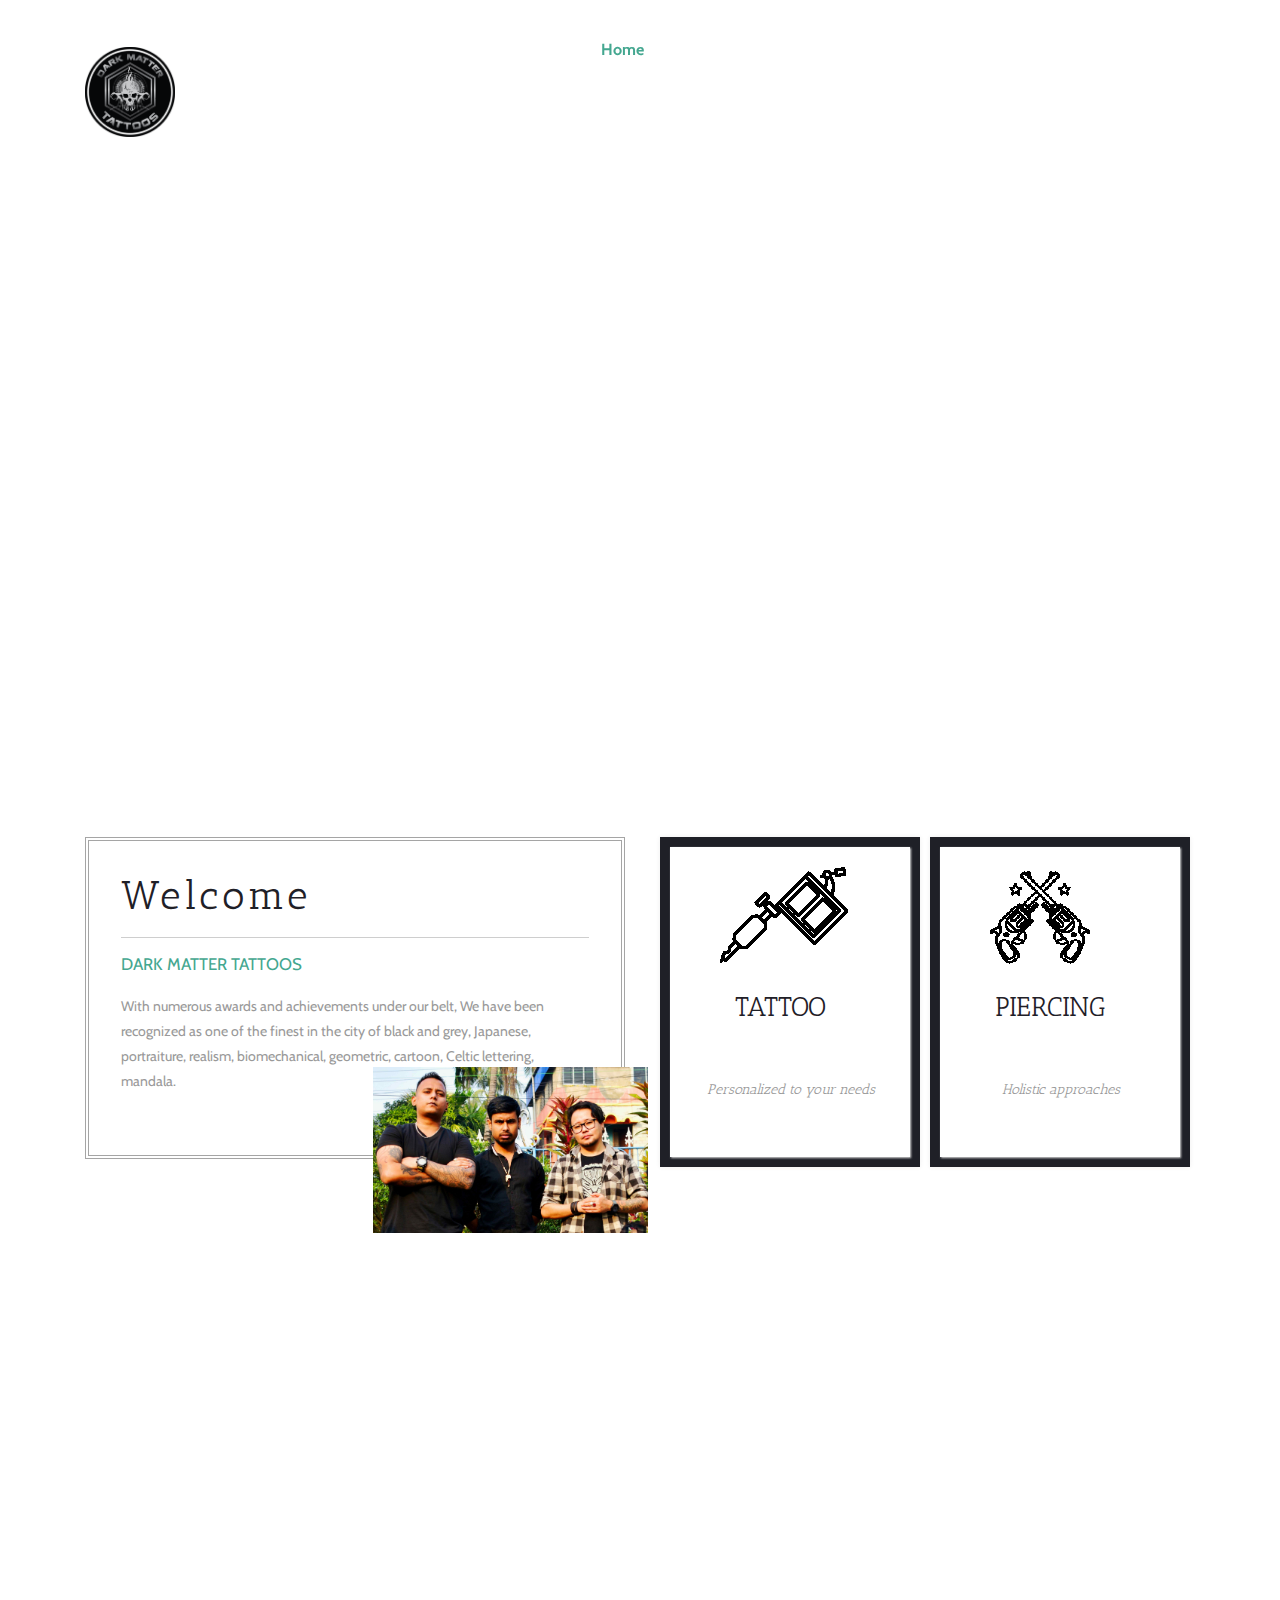
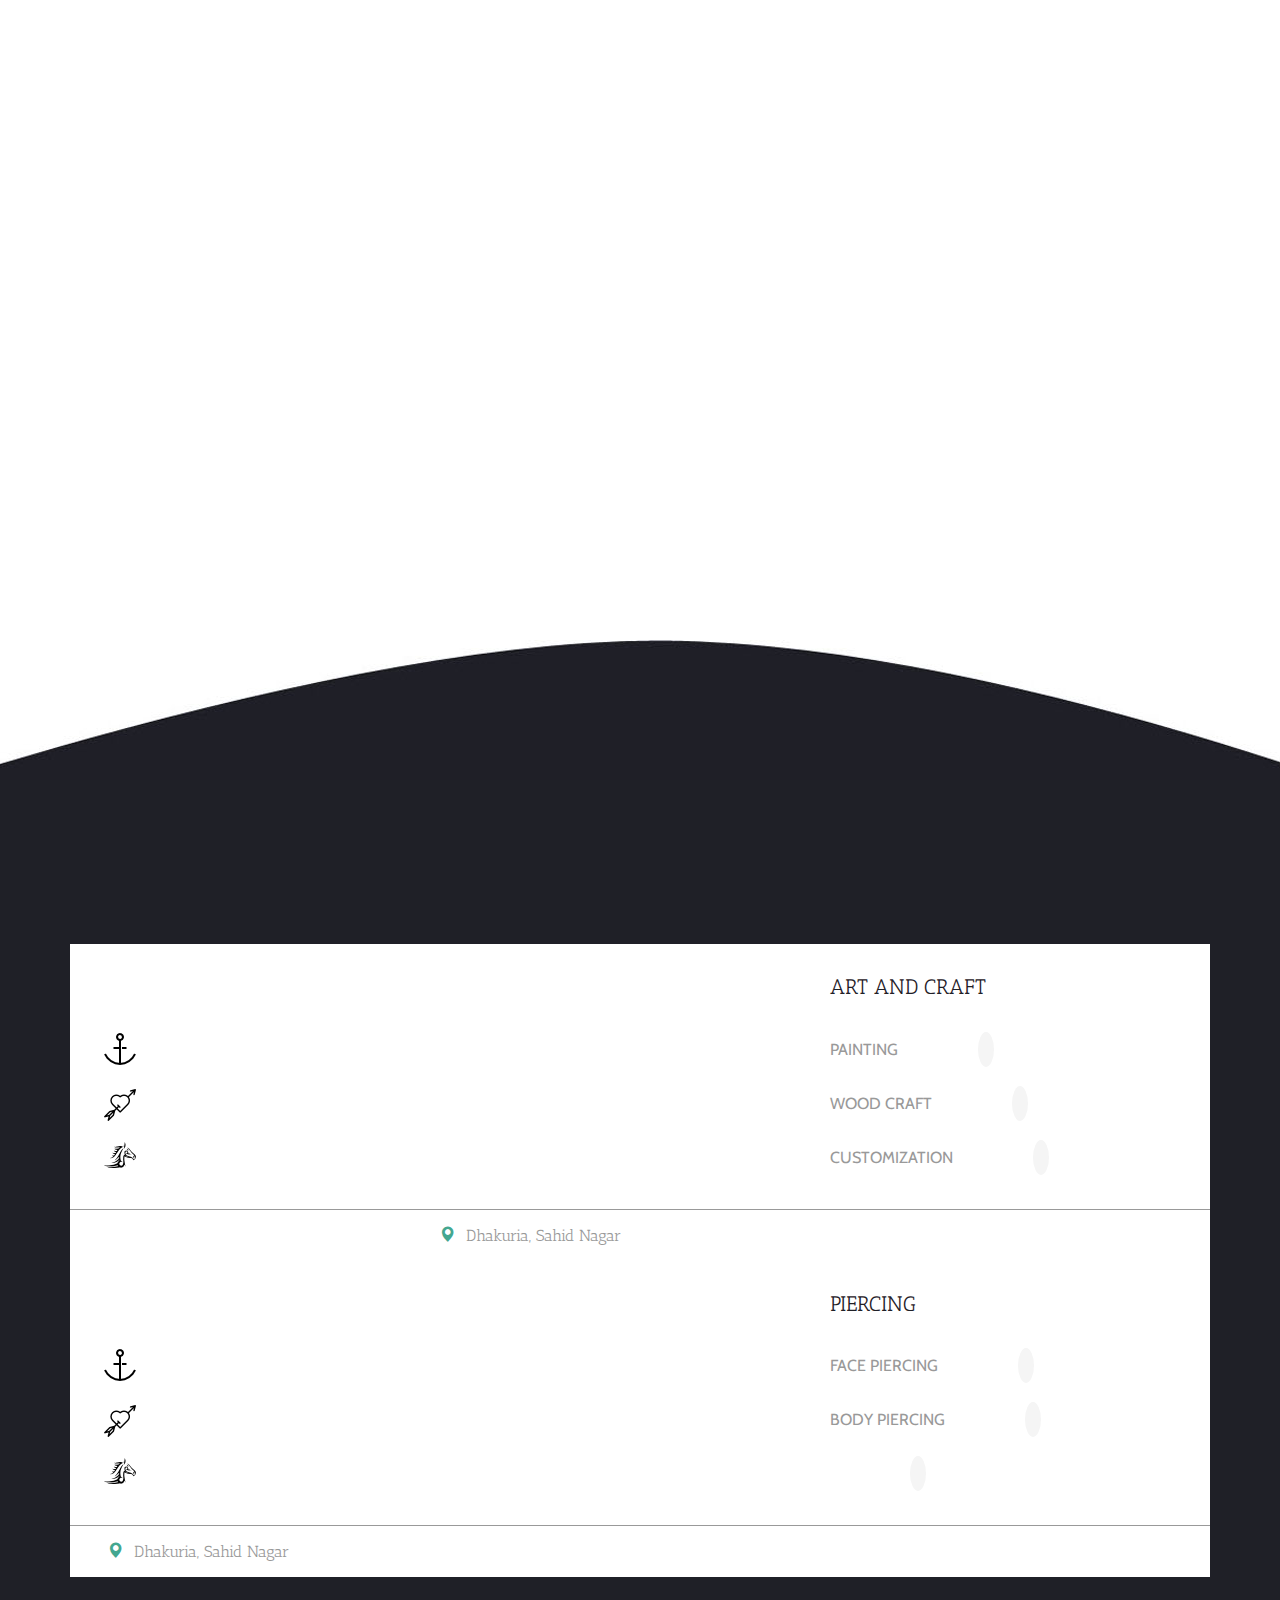
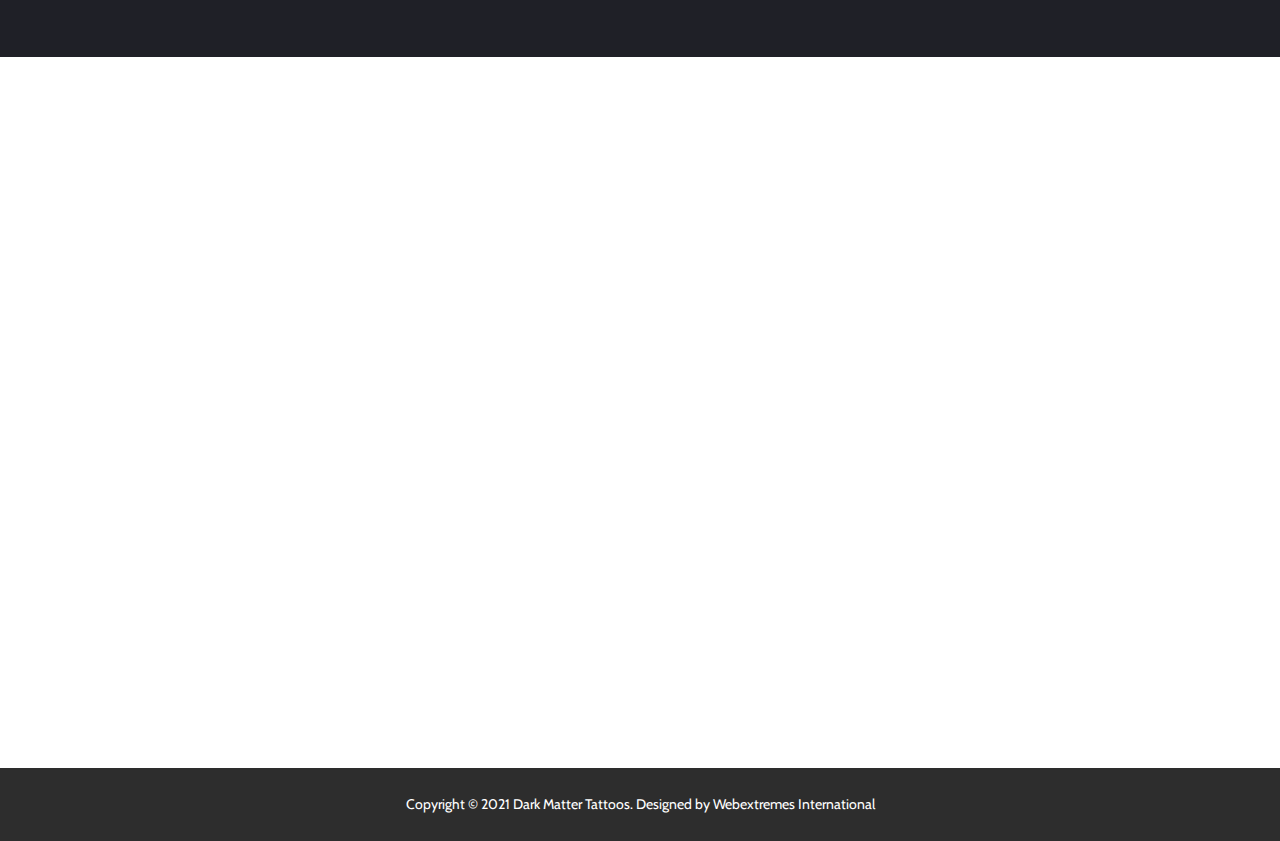
<file: index.html>
<!DOCTYPE html>
<html>
<head>
<title>Dark Matter Tattoos </title>
<!-- for-mobile-apps -->
<meta name="viewport" content="width=device-width, initial-scale=1">
<meta http-equiv="Content-Type" content="text/html; charset=utf-8" />
<script type="application/x-javascript"> addEventListener("load", function() { setTimeout(hideURLbar, 0); }, false);
		function hideURLbar(){ window.scrollTo(0,1); } </script>
<!-- //for-mobile-apps -->
<link href="css/bootstrap.css" rel="stylesheet" type="text/css" media="all" />
<link href="css/style.css" rel="stylesheet" type="text/css" media="all" />
<!-- js -->
<script src="js/jquery-1.11.1.min.js"></script>
<!-- //js -->
<!-- animation-effect -->
<link href="css/animate.min.css" rel="stylesheet"> 
<script src="js/wow.min.js"></script>
<script>
 new WOW().init();
</script>
<!-- //animation-effect -->
<link href='//fonts.googleapis.com/css?family=Cabin:400,400italic,500,500italic,600,600italic,700,700italic' rel='stylesheet' type='text/css'>
<link href='//fonts.googleapis.com/css?family=Antic+Slab' rel='stylesheet' type='text/css'>
<!-- start-smoth-scrolling -->
<script type="text/javascript" src="js/move-top.js"></script>
<script type="text/javascript" src="js/easing.js"></script>
<script type="text/javascript">
	jQuery(document).ready(function($) {
		$(".scroll").click(function(event){		
			event.preventDefault();
			$('html,body').animate({scrollTop:$(this.hash).offset().top},1000);
		});
	});
</script>
<!-- start-smoth-scrolling -->
</head>
	
<body>
    
    <section class="position-relative">
        <iframe width="100%" height="750" src="https://www.youtube.com/embed/vwh7hiX0MPs?autoplay=1&mute=1&controls=0&showinfo=0&rel=0&loop=1&playlist=vwh7hiX0MPs" title="Dark Matter Tattoos" frameborder="0" 
         allowfullscreen></iframe>
         
        <!-- header -->
    	<div class="header">
    		<div class="container">
    			<nav class="navbar navbar-default">
    				<!-- Brand and toggle get grouped for better mobile display -->
    				<div class="navbar-header">
    				  <button type="button" class="navbar-toggle collapsed animated flash" data-wow-duration="1500ms" data-wow-delay="500ms" data-toggle="collapse" data-target="#bs-example-navbar-collapse-1">
    					<span class="sr-only">Toggle navigation</span>
    					<span class="icon-bar"></span>
    					<span class="icon-bar"></span>
    					<span class="icon-bar"></span>
    				  </button>
    					<div class="logo">
    						<a class="navbar-brand animated wow wobble" data-wow-duration="1000ms" data-wow-delay="500ms" href="index.html">
    						    <img src="./images/logo.png" />
    						</a>
    					</div>
    				</div>
    
    				<!-- Collect the nav links, forms, and other content for toggling -->
    				<div class="collapse navbar-collapse nav-wil" id="bs-example-navbar-collapse-1">
    					<nav class="menu menu--iris">
    						<ul class="nav navbar-nav menu__list">
    							<li class="menu__item menu__item--current"><a href="index.html" class="menu__link">Home</a></li>
    							<li class="menu__item"><a href="gallery.html" class="menu__link">Portfolio</a></li>
    							<li class="menu__item"><a href="services.html" class="menu__link">After Care</a></li>
    							<li class="menu__item"><a href="about.html" class="menu__link">About Us</a></li>
    							<li class="menu__item"><a href="mail.html" class="menu__link">Contact Us</a></li>
    						</ul>
    					</nav>
    				</div>
    				<!-- /.navbar-collapse -->
    			</nav>
    			
    		</div>
    	</div>
        <!-- header -->
    </section>
    
    

    
    <!-- banner-bottom -->
	<div class="banner-bottom">
		<div class="container">
			<div class="col-md-6 banner-bottom-left animated wow fadeInRightBig" data-wow-duration="1000ms" data-wow-delay="500ms">
				<div class="banner-bottom-left1">
					<h1>Welcome</h1>
					<p><span>DARK MATTER TATTOOS</span>
						With numerous awards and achievements under our belt, We have been recognized as one of the finest in the city of black and grey, Japanese, portraiture, realism, biomechanical, geometric, cartoon, Celtic lettering, mandala.</span>
						 </p>
					<div class="banner-bottom-left1-pos">
						<img src="images/4.jpg" alt=" " class="img-responsive" />
					</div>
				</div>
			</div>
			<div class="col-md-6 banner-bottom-right animated wow fadeInLeftBig" data-wow-duration="1000ms" data-wow-delay="500ms">
				<ul id="sti-menu" class="sti-menu">
					<li data-hovercolor="#44A790">
						<a href="#">
							<h4 data-type="mText" class="sti-item">TATTOO</h4>
							<h3 data-type="sText" class="sti-item">Personalized to your needs</h3>
							<span data-type="icon" class="sti-icon sti-icon-care sti-item"></span>
						</a>
					</li>
					<li data-hovercolor="#44A790">
						<a href="#">
							<h4 data-type="mText" class="sti-item">PIERCING</h4>
							<h3 data-type="sText" class="sti-item">Holistic approaches</h3>
							<span data-type="icon" class="sti-icon sti-icon-alternative sti-item"></span>
						</a>
					</li>
				</ul>	
					<script type="text/javascript" src="js/jquery.iconmenu.js"></script>
					<script type="text/javascript">
						$(function() {
							$('#sti-menu').iconmenu({
								animMouseenter	: {
									'mText' : {speed : 400, easing : 'easeOutExpo', delay : 140, dir : -1},
									'sText' : {speed : 400, easing : 'easeOutExpo', delay : 280, dir : -1},
									'icon'  : {speed : 400, easing : 'easeOutExpo', delay : 0, dir : -1}
								},
								animMouseleave	: {
									'mText' : {speed : 400, easing : 'easeInExpo', delay : 140, dir : -1},
									'sText' : {speed : 400, easing : 'easeInExpo', delay : 0, dir : -1},
									'icon'  : {speed : 400, easing : 'easeInExpo', delay : 280, dir : -1}
								}
							});
						});
					</script>
			</div>
			<div class="clearfix"> </div>
		</div>
	</div>
    <!-- //banner-bottom -->
    
        			
    			<!-- banner -->
    			<div class="banner animated wow fadeInUp" data-wow-duration="1000ms" data-wow-delay="500ms">
    				<section class="slider">
    					<div class="flexslider">
    						<ul class="slides">
    							<li>
    								<div class="banner-info">
    									<div class="col-md-8 banner-info-left">
    										<h3><span>tattoo</span> RAJA TIRKI</h3>
    										<p>I first started tattooing in 2017 during an apprenticeship at Patrick Lepcha's Dark Matter Tattoo. What first began as an interest quickly became passion. I’ve always had a big interest in art, but the medium of tattooing had a much stronger effect on my life.

Born and raised in Kolkata, I never had a formal introduction to tattoos though some of my family members had them. During my short career, inspiration is never hard to find. Artists such as Patrick Lepcha, ...... , and ......... continue to set the bar higher and show upcoming artists like myself what hard work and dedication can achieve.

The day I decided to truly dedicate my life to tattooing and my career as an artist, everything else went out the window. I look at my short journey and realize I have a long way to go and a lot to learn thought I am ecstatic to see what’s ahead. Over the years i have mastered the art of realism ,watercolor, cartoon, black and grey and mandala.

Keeping all in mind im proud to say that i have come this far that with all my hard work and dedication combined i am often reffered by other artists and hired as a substitude artists to fill in for artists who have their hands tied up.

I could not be any happier to be where I am today alongside the Skin Design family .Lastly, a big thank you to Patrick Lepcha for giving me the opportunity to work under the same roof as some of my favorite artists.</p>
    										<ul class="social-networks square spin-icon">
    											<li><a href="https://www.facebook.com/rajatirki12345" class="icon-linkedin"></a></li>
    											<li><a href="https://instagram.com/raja.tirki" class="icon-twitter"></a></li>
    										</ul>
    									</div>
    									<div class="col-md-4 banner-info-right">
    										<img src="images/imgs/Pi7compressed9.jpg" alt=" " class="img-responsive" />
    									</div>
    									<div class="clearfix"> </div>
    								</div>
    							</li>
    							<li>
    								<div class="banner-info">
    									<div class="col-md-8 banner-info-left">
    										<h3><span>tattoo</span> PATRICK LEPCHA</h3>
    										<p>As of late, the world has been producing some of the best tattoo artists we’ve ever seen, and for Patrick Lepcha, the art of the tattoo has long been a way of life. With over 20 years of experience, Patrick is the founder of Dark matter Tattoo – Kolkata and he is respected as one of the finest black and gray tattoo artists in the city.

Known best for his breath taking ability to do black and gray fine line work,  gradient shading and intriguing portraits.Patrick has utilized his career as an artist to raise the bar and set the standard for black and gray ink within the industry and culture. While his work speaks for itself, Patrick counts himself as his greatest competitor.  His painstaking attention to detail has filled shelves with awards and accolades and it has also landed him significant industry acclaim – all of which pales in comparison to the satisfaction he feels in delivering the best work possible to his clients.

With numerous awards and achievements under his belt, Patrick has been recognized as one of the finest in the city of black and grey,geometric  ,japanese, portraiture, realism, biomechanical, geometric, cartoon, celtic lettering, mandala. The shop he created has become a hub of creativity and it’s staffed with some of the most inspiring and talented in the industry. In addition to being not the largest studios in the city,it's consired to be one of the friendliest and most welcoming.

If you’re ever in Kolkata be sure to stop by to experience studio. We’ve become a destination point for artists and tattoo collectors all over the world and we’d love to have you come on by..</p>
    										<ul class="social-networks square spin-icon">
    											<li><a href="https://www.facebook.com/darkmattertattooskolkata/" class="icon-linkedin"></a></li>
    											<li><a href="https://instagram.com/darkmatter_tattoos" class="icon-twitter"></a></li>
    										</ul>
    									</div>
    									<div class="col-md-4 banner-info-right">
    										<img src="images/imgs/Pi7compressed20.jpg" alt=" " class="img-responsive" />
    									</div>
    									<div class="clearfix"> </div>
    								</div>
    							</li>
    						</ul>
    					</div>
    				</section>
    				<!--FlexSlider-->
    				<link rel="stylesheet" href="css/flexslider.css" type="text/css" media="screen" />
    				<script defer src="js/jquery.flexslider.js"></script>
    				<script type="text/javascript">
    				$(window).load(function(){
    				  $('.flexslider').flexslider({
    					animation: "slide",
    					start: function(slider){
    					  $('body').removeClass('loading');
    					}
    				  });
    				});
    			   </script>
    				<!--End-slider-script-->
    			</div>
    			<!-- //banner -->
    			
    <!-- services -->
	<div id="services" class="services">
		<div class="container">
			<h3 class="animated wow rollIn" data-wow-duration="1000ms" data-wow-delay="500ms">Featured Services</h3>
			<div class="services-grids">
				<div class="col-md-4 services-grid animated wow fadeInRightBig" data-wow-duration="1000ms" data-wow-delay="500ms">
					<div class="services-grid1">
						<a href="#"><img src="images/6.jpg" alt=" " class="img-responsive" /></a>
						
					</div>
					<div class="services-grid1-bottom">
						<h4><a href="#">TATTOO</a></h4>
						<ul>
							<li><i> Black & white Tattoo  <span> </span></i></li>
							<li class="ser-1"><i> Colour Tattoo <span></span></i></li>
							<li class="ser-2"><i> Sleeve Tattoo <span></span></i></li>
						</ul>
					</div>
					<div class="address">
						<h4><span class="glyphicon glyphicon-map-marker" aria-hidden="true"></span>Dhakuria, Sahid Nagar</h4>
					</div>
				</div>
				<div class="col-md-4 services-grid animated wow fadeInUp" data-wow-duration="1000ms" data-wow-delay="500ms">
					<div class="services-grid1">
						<a href="#"><img src="images/7.jpg" alt=" " class="img-responsive" /></a>
						<!--<div class="services-grid1-pos">-->
						</div>
					</div>
					<div class="services-grid1-bottom">
						<h4><a href="#">ART AND CRAFT</a></h4>
						<ul>
							<li><i> Painting<span></span></i></li>
							<li class="ser-1"><i>Wood Craft <span></span></i></li>
							<li class="ser-2"><i> Customization <span></span></i></li>
						</ul>
					</div>
					<div class="address">
						<h4><span class="glyphicon glyphicon-map-marker" aria-hidden="true"></span>Dhakuria, Sahid Nagar</h4>
					</div>
				</div>
				<div class="col-md-4 services-grid animated wow fadeInLeftBig" data-wow-duration="1000ms" data-wow-delay="500ms">
					<div class="services-grid1">
						<a href="#"><img src="images/8.png" alt=" " class="img-responsive" /></a>
						<!--<div class="services-grid1-pos">-->
						
						</div>
					</div>
					<div class="services-grid1-bottom">
						<h4><a href="#">PIERCING</a></h4>
						<ul>
							<li><i>Face Piercing <span></span></i></li>
							<li class="ser-1"><i>Body Piercing <span></span></i></li>
							<li class="ser-2"><i><span></span></i></li>
						</ul>
					</div>
					<div class="address">
						<h4><span class="glyphicon glyphicon-map-marker" aria-hidden="true"></span>Dhakuria, Sahid Nagar</h4>
					</div>
				</div>
				<div class="clearfix"> </div>
			</div>
		</div>
	</div>
    <!-- //services -->
    <!-- services-bottom -->
	<div class="services-bottom">
		<div class="col-md-6 services-bottom-left animated wow fadeInLeftBig" data-wow-duration="1000ms" data-wow-delay="500ms">
			<div class="services-bottom-left1">
				<h3>But I must explain to you how all this mistaken idea</h3>
				<div class="more m1">
					<a href="#"><span class="glyphicon glyphicon-play-circle" aria-hidden="true"></span></a>
				</div>
			</div>
			<div class="services-bottom-left2">
				<img src="images/3.png" alt=" " class="img-responsive animated wow rubberBand" data-wow-duration="1000ms" data-wow-delay="1000ms" />
			</div>
			<div class="clearfix"></div>
		</div>
		<div class="col-md-6 services-bottom-right animated wow fadeInRightBig" data-wow-duration="1000ms" data-wow-delay="500ms">
			<div class="services-bottom-left1">
				<h3>To take a trivial example, which of us ever undertakes</h3>
				<p>Ut enim ad minima veniam, quis nostrum exercitationem ullam corporis 
					suscipit laboriosam.</p>
			</div>
			<div class="services-bottom-left2">
				<img src="images/4.png" alt=" " class="img-responsive animated wow rubberBand" data-wow-duration="1000ms" data-wow-delay="1000ms" />
			</div>
			<div class="clearfix"></div>
		</div>
		<div class="clearfix"></div>
	</div>
    <!-- //services-bottom -->
    <!-- primary -->
	<!--<div class="primary">-->
	<!--	<div class="container">-->
	<!--		<div class="col-md-6 primary-left animated wow flipInY" data-wow-duration="1000ms" data-wow-delay="500ms">-->
	<!--			<div class="primary-left1">-->
	<!--				<h2>Primary Contacts</h2>-->
	<!--				<ul>-->
	<!--					<li><span class="glyphicon glyphicon-map-marker" aria-hidden="true"></span>1234 Avenue, 2K Street, London.</li>-->
	<!--					<li><span class="glyphicon glyphicon-envelope" aria-hidden="true"></span><a href="mailto:info@example.com">info@example.com</a></li>-->
	<!--					<li><span class="glyphicon glyphicon-earphone" aria-hidden="true"></span>+1234 567 789</li>-->
	<!--				</ul>-->
	<!--			</div>-->
	<!--		</div>-->
	<!--		<div class="col-md-6 primary-right animated wow fadeInRightBig" data-wow-duration="1000ms" data-wow-delay="500ms">-->
	<!--			<div class="form_outer">-->
	<!--				<div class="form_top">Save upto 20%</div>-->
	<!--				<div class="form_header">-->
	<!--					<p>Book Your Free Call Now!</p>-->
	<!--					<p><b>Get a Custom Quote today</b></p>-->
	<!--				</div>-->
	<!--				<form action="post.php" method="post">-->
	<!--					<div class="form-group">-->
	<!--						<input type="text" placeholder="NAME" name="name_banner">-->
	<!--					</div>-->
	<!--					<div class="form-group">-->
	<!--						<input type="email" placeholder="EMAIL" name="email_banner">-->
	<!--					</div>-->
	<!--					<div class="form-group">-->
	<!--						<input type="text" placeholder="SUBJECT" name="sub_banner">-->
	<!--					</div>-->
	<!--					<div class="form-group">-->
	<!--						<textarea rows="4" placeholder="YOUR ENQUIRY" name="message_banner"></textarea>-->
	<!--					</div>-->
	<!--					<div class="form-group">-->
	<!--						<input type="submit" name="send_request" class="btn_style" value="GET A CALLBACK">-->
	<!--					</div>-->
	<!--				</form>-->
	<!--			</div>-->
	<!--		</div>-->
	<!--		<div class="clearfix"> </div>-->
	<!--	</div>-->
	<!--</div>-->
    <!-- //primary -->
    <!-- footer -->
	<div class="footer animated wow bounce" data-wow-duration="1000ms" data-wow-delay="500ms">
		<div class="footer-grids">
			<div class="container">
				<div class="col-md-4 footer-grid">
					<h4>About Us</h4>
					<p>With numerous awards and achievements under our belt, We have been 
recognized as one of the finest in the city of black and grey, geometric, Japanese, portraiture, realism, biomechanical, geometric, cartoon, 
Celtic lettering, mandala.</p>
					<ul class="social-networks square spin-icon">
						<li><a href="https://www.facebook.com/darkmattertattooskolkata/" target="_blank" class="icon-linkedin"></a></li>
						<li><a href="https://www.instagram.com/darkmatter_tattoos/" target="_blank" class="icon-twitter"></a></li>
					</ul>
				</div>
				<div class="col-md-4 footer-grid">
					<h4>More details</h4>
					<ul class="foot">
						<li><a href="index.html">Home</a></li>
						<li><a href="gallery.html">Portfolio</a></li>
						<li><a href="services.html">After Care</a></li>
						<li><a href="about.html">About Us</a></li>
						<li><a href="mail.html">Contact Us</a></li>
					</ul>
				</div>
				<div class="col-md-4 footer-grid contact-grid">
						<h4>Contact us</h4>
						<ul class="foot">
							<li><span class="glyphicon glyphicon-map-marker" aria-hidden="true"></span>
								6, 16, Prince Anwar Shah Rd, Dhakuria, Sahid Nagar, Garfa, Kolkata, West Bengal 700078</li>
							<li><span class="glyphicon glyphicon-envelope" aria-hidden="true"></span><a href="mailto:lepcha43@gmail.com">lepcha43@gmail.com</a></li>
							<li><span class="glyphicon glyphicon-earphone" aria-hidden="true"></span>089100 16183</li>
						</ul>
				</div>
				<div class="clearfix"></div>
			</div>
		</div>
	</div>
	<div class="copy" data-wow-duration="1000ms" data-wow-delay="500ms">
		 <p>Copyright © 2021 Dark Matter Tattoos. Designed by <a href="https://www.webextremesinternational.com/">Webextremes International</a></p>
	</div>
    <!-- //footer -->
<!-- for bootstrap working -->
	<script src="js/bootstrap.js"></script>
<!-- //for bootstrap working -->
<!-- here stars scrolling icon -->
	<script type="text/javascript">
		$(document).ready(function() {
			/*
				var defaults = {
				containerID: 'toTop', // fading element id
				containerHoverID: 'toTopHover', // fading element hover id
				scrollSpeed: 1200,
				easingType: 'linear' 
				};
			*/
								
			$().UItoTop({ easingType: 'easeOutQuart' });
								
			});
	</script>
<!-- //here ends scrolling icon -->
</body>
</html>
</file>
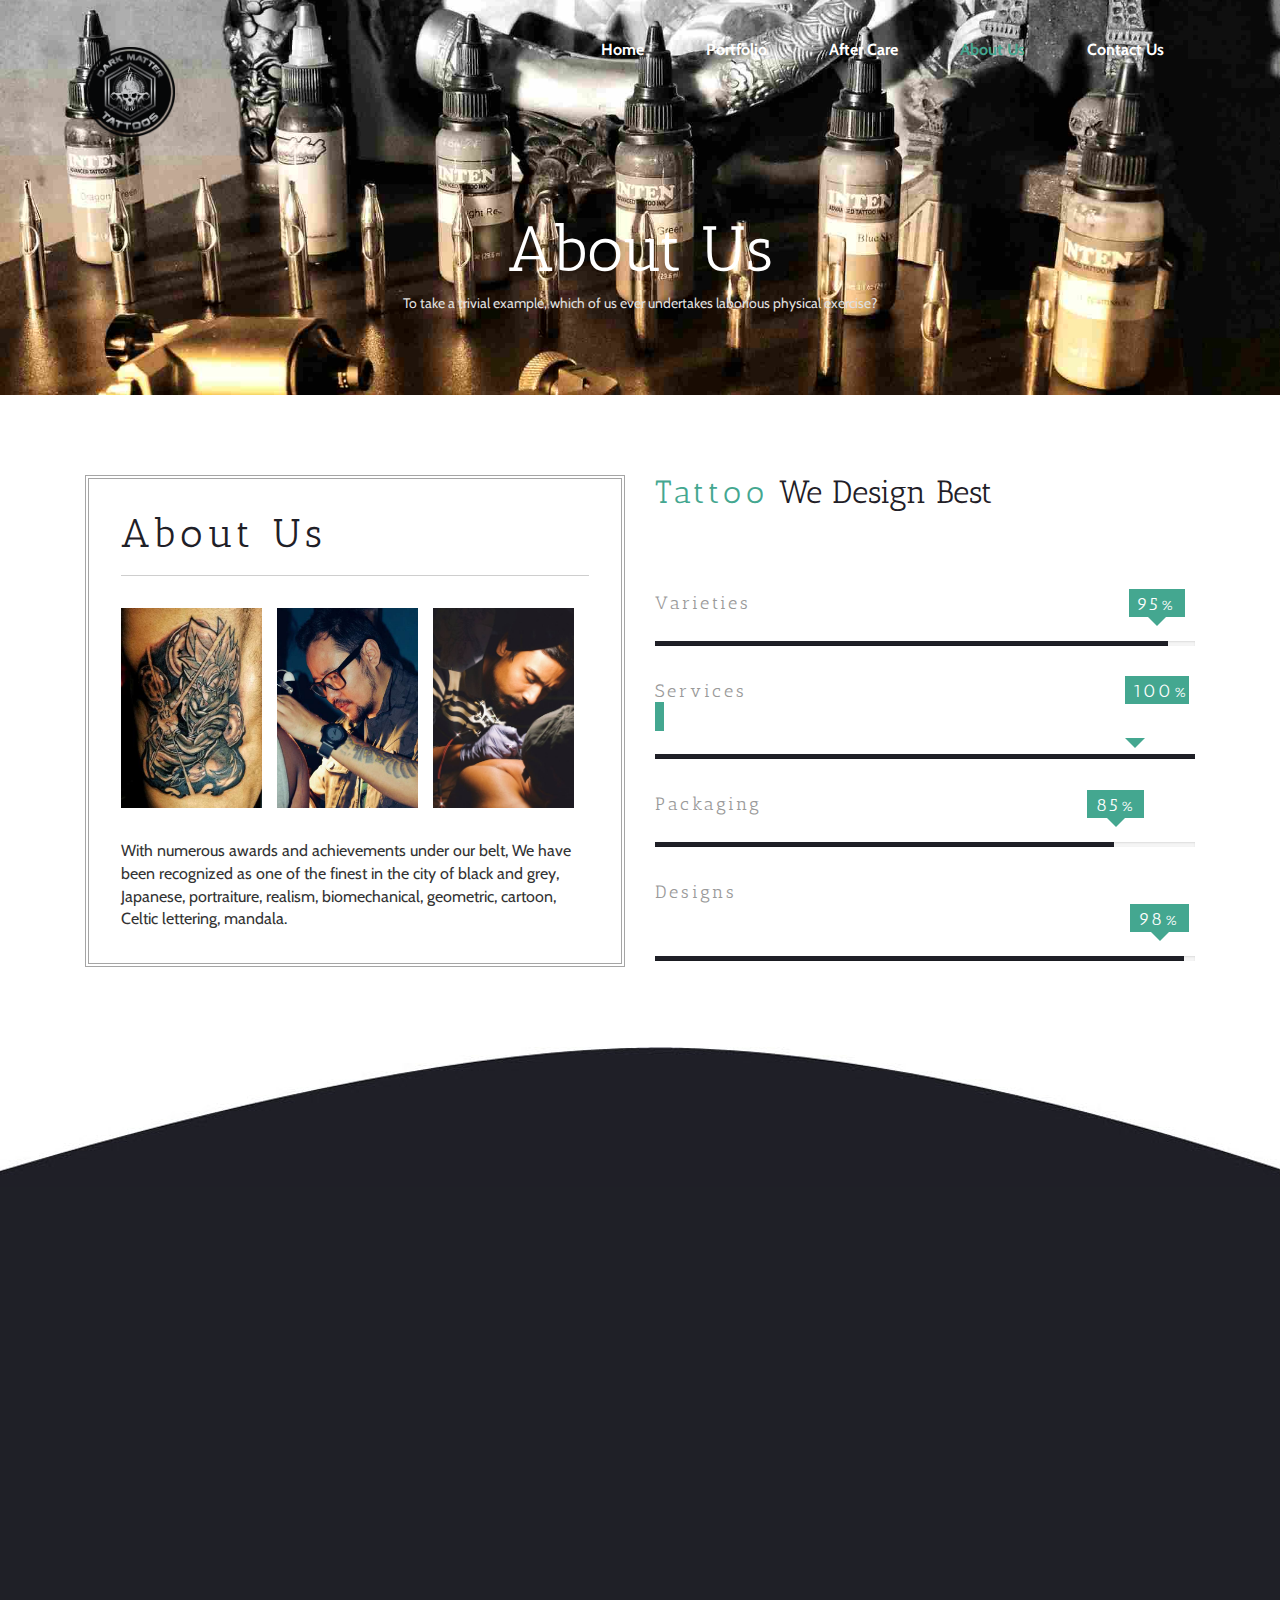
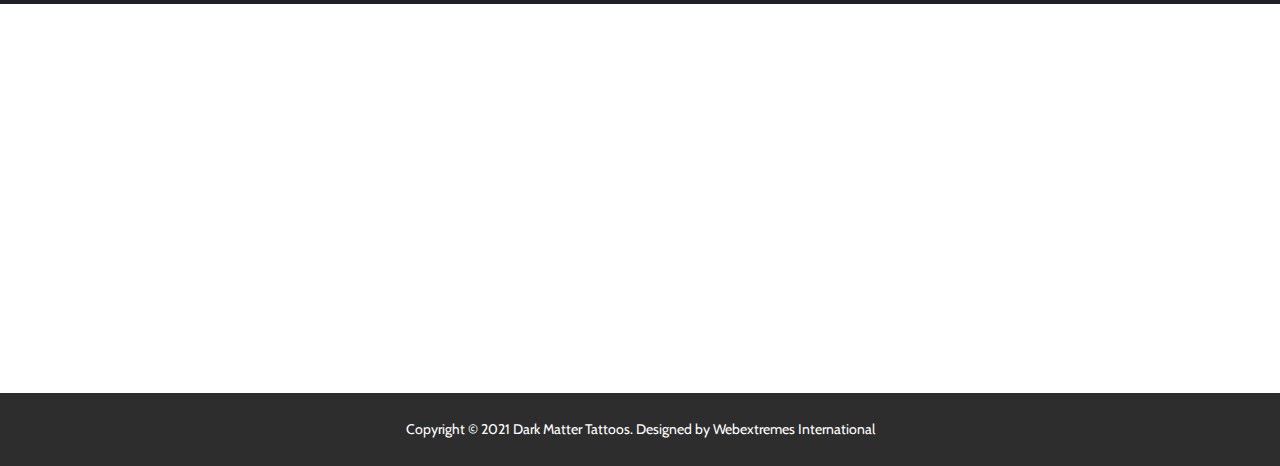
<file: about.html>
<!DOCTYPE html>
<html>
<head>
<title>Dark Matter Tattoos</title>
<!-- for-mobile-apps -->
<meta name="viewport" content="width=device-width, initial-scale=1">
<meta http-equiv="Content-Type" content="text/html; charset=utf-8" />
<meta name="keywords" content="Tattoo Responsive web template, Bootstrap Web Templates, Flat Web Templates, Android Compatible web template, 
Smartphone Compatible web template, free webdesigns for Nokia, Samsung, LG, SonyEricsson, Motorola web design" />
<script type="application/x-javascript"> addEventListener("load", function() { setTimeout(hideURLbar, 0); }, false);
		function hideURLbar(){ window.scrollTo(0,1); } </script>
<!-- //for-mobile-apps -->
<link href="css/bootstrap.css" rel="stylesheet" type="text/css" media="all" />
<link href="css/style.css" rel="stylesheet" type="text/css" media="all" />
<!-- js -->
<script src="js/jquery-1.11.1.min.js"></script>
<!-- //js -->
<!-- animation-effect -->
<link href="css/animate.min.css" rel="stylesheet"> 
<script src="js/wow.min.js"></script>
<script>
 new WOW().init();
</script>
<!-- //animation-effect -->
<link href='//fonts.googleapis.com/css?family=Cabin:400,400italic,500,500italic,600,600italic,700,700italic' rel='stylesheet' type='text/css'>
<link href='//fonts.googleapis.com/css?family=Antic+Slab' rel='stylesheet' type='text/css'>
<!-- start-smoth-scrolling -->
<script type="text/javascript" src="js/move-top.js"></script>
<script type="text/javascript" src="js/easing.js"></script>
<script type="text/javascript">
	jQuery(document).ready(function($) {
		$(".scroll").click(function(event){		
			event.preventDefault();
			$('html,body').animate({scrollTop:$(this.hash).offset().top},1000);
		});
	});
</script>
<!-- start-smoth-scrolling -->
</head>
	
<body>
<!-- header -->
	<div class="header1 about-banner">
		<div class="container">
			<nav class="navbar navbar-default">
				<!-- Brand and toggle get grouped for better mobile display -->
				<div class="navbar-header">
				  <button type="button" class="navbar-toggle collapsed" data-toggle="collapse" data-target="#bs-example-navbar-collapse-1">
					<span class="sr-only">Toggle navigation</span>
					<span class="icon-bar"></span>
					<span class="icon-bar"></span>
					<span class="icon-bar"></span>
				  </button>
					<div class="logo">
						<a class="navbar-brand animated wow wobble" data-wow-duration="1000ms" data-wow-delay="500ms" href="index.html"><img src="./images/logo.png" /></a>
					</div>
				</div>

				<!-- Collect the nav links, forms, and other content for toggling -->
				<div class="collapse navbar-collapse nav-wil" id="bs-example-navbar-collapse-1">
					<nav class="menu menu--iris">
						<ul class="nav navbar-nav menu__list animated flash" data-wow-duration="1500ms" data-wow-delay="800ms">
							<li class="menu__item"><a href="index.html" class="menu__link">Home</a></li>
							<li class="menu__item"><a href="gallery.html" class="menu__link">Portfolio</a></li>
							<li class="menu__item"><a href="services.html" class="menu__link">After Care</a></li>
							<li class="menu__item menu__item--current"><a href="about.html" class="menu__link">About Us</a></li>
							<li class="menu__item"><a href="mail.html" class="menu__link">Contact Us</a></li>
						</ul>
					</nav>
				</div>
				<!-- /.navbar-collapse -->
			</nav>
			<div class="banner1-info animated wow fadeInUp" data-wow-duration="1000ms" data-wow-delay="500ms">
				<h1>About Us</h1>
				<p>To take a trivial example, which of us ever undertakes laborious physical 
					exercise?</p>
			</div>
		</div>
	</div>
<!-- header -->
<!-- about -->
	<div class="about">
		<div class="container">
			<div class="col-md-6 about-left animated wow fadeInRightBig" data-wow-duration="1000ms" data-wow-delay="500ms">
				<div class="about-left1">
					<h3>About Us</h3>
					<div class="about-left1-grids">
						<div class="col-md-4 about-left1-grid">	
							<img src="images/imgs/Pi7compressed19.jpg" alt=" " class="img-responsive" />
						</div>
						<div class="col-md-4 about-left1-grid">
							<img src="images/imgs/Pi7compressed20.jpg" alt=" " class="img-responsive" />
						</div>
						<div class="col-md-4 about-left1-grid">
							<img src="images/imgs/Pi7compressed21.jpg" alt=" " class="img-responsive" />
						</div>
						<div class="clearfix"> </div>
					</div>
					<p></p>With numerous awards and achievements under our belt, We have been recognized as one of the finest in the city of black and grey, Japanese, portraiture, realism, biomechanical, geometric, cartoon, Celtic lettering, mandala.</span>
						  
				</div>
			</div>
			<div class="col-md-6 about-right">
				<h3 class="animated wow fadeInLeftBig" data-wow-duration="1000ms" data-wow-delay="500ms"><span>Tattoo</span> We Design Best</h3>
				<div class="about-right-grids animated wow fadeInLeftBig" data-wow-duration="1000ms" data-wow-delay="500ms">
					<div class="about-right-grid">
						<h4>Varieties <span>95%</span></h4>
						<div class="progress progress1">
						  <div class="progress-bar progress-bar1" role="progressbar" aria-valuenow="95" aria-valuemin="0" aria-valuemax="100" style="width: 95%;">
							<span class="sr-only">95% Complete</span>
						  </div>
						</div>
					</div>
					<div class="about-right-grid">
						<h4>Services <span class="pr1">100%</span></h4>
						<div class="progress progress1">
						  <div class="progress-bar progress-bar1" role="progressbar" aria-valuenow="100" aria-valuemin="0" aria-valuemax="100" style="width: 100%;">
							<span class="sr-only">100% Complete</span>
						  </div>
						</div>
					</div>
					<div class="about-right-grid">
						<h4>Packaging <span class="pr2">85%</span></h4>
						<div class="progress progress1">
						  <div class="progress-bar progress-bar1" role="progressbar" aria-valuenow="85" aria-valuemin="0" aria-valuemax="100" style="width: 85%;">
							<span class="sr-only">65% Complete</span>
						  </div>
						</div>
					</div>
					<div class="about-right-grid">
						<h4>Designs <span class="pr3">98%</span></h4>
						<div class="progress progress1">
						  <div class="progress-bar progress-bar1" role="progressbar" aria-valuenow="98" aria-valuemin="0" aria-valuemax="100" style="width: 98%;">
							<span class="sr-only">98% Complete</span>
						  </div>
						</div>
					</div>
				</div>
			</div>
			<div class="clearfix"> </div>
		</div>
	</div>
	<div class="about-bottom">
		<div class="container">
			<h3 class="animated wow rollIn" data-wow-duration="1000ms" data-wow-delay="500ms">More About Our Features</h3>
			<div class="about-bottom-grids">
				<div class="col-md-4 about-bottom-grid animated wow fadeInRightBig" data-wow-duration="1000ms" data-wow-delay="500ms">
					<div class="col-xs-4 about-bottom-grid-left">
						<span></span>
					</div>
					<div class="col-xs-8 about-bottom-grid-right">
						<h4><a href="#">TATTOO</a></h4>
						<p>To take a trivial example, which of us ever undertakes laborious 
							physical exercise, except to obtain.</p>
						<div class="more m1 m2">
							<a href="#"><span class="glyphicon glyphicon-play-circle" aria-hidden="true"></span></a>
						</div>
					</div>
					<div class="clearfix"> </div>
				</div>
				<div class="col-md-4 about-bottom-grid animated wow fadeInUp" data-wow-duration="1000ms" data-wow-delay="500ms">
					<div class="col-xs-4 about-bottom-grid-left1">
						<span></span>
					</div>
					<div class="col-xs-8 about-bottom-grid-right">
						<h4><a href="#">PIERCING</a></h4>
						<p>To take a trivial example, which of us ever undertakes laborious 
							physical exercise, except to obtain.</p>
						<div class="more m1 m2">
							<a href="#"><span class="glyphicon glyphicon-play-circle" aria-hidden="true"></span></a>
						</div>
					</div>
					<div class="clearfix"> </div>
				</div>
				<div class="col-md-4 about-bottom-grid animated wow fadeInLeftBig" data-wow-duration="1000ms" data-wow-delay="500ms">
					<div class="col-xs-4 about-bottom-grid-left2">
						<span></span>
					</div>
					<div class="col-xs-8 about-bottom-grid-right">
						<h4><a href="#">ART AND CRAFT</a></h4>
						<p>To take a trivial example, which of us ever undertakes laborious 
							physical exercise, except to obtain.</p>
						<div class="more m1 m2">
							<a href="#"><span class="glyphicon glyphicon-play-circle" aria-hidden="true"></span></a>
						</div>
					</div>
					<div class="clearfix"> </div>
				</div>
				<div class="clearfix"> </div>
			</div>
		</div>
	</div>
<!-- //about -->

    <!-- footer -->
	<div class="footer animated wow bounce" data-wow-duration="1000ms" data-wow-delay="500ms">
		<div class="footer-grids">
			<div class="container">
				<div class="col-md-4 footer-grid">
					<h4>About Us</h4>
					<p>With numerous awards and achievements under our belt, We have been 
recognized as one of the finest in the city of black and grey, geometric, Japanese, portraiture, realism, biomechanical, geometric, cartoon, 
Celtic lettering, mandala.</p>
					<ul class="social-networks square spin-icon">
						<li><a href="https://www.facebook.com/darkmattertattooskolkata/" target="_blank" class="icon-linkedin"></a></li>
						<li><a href="https://www.instagram.com/darkmatter_tattoos/" target="_blank" class="icon-twitter"></a></li>
					</ul>
				</div>
				<div class="col-md-4 footer-grid">
					<h4>More details</h4>
					<ul class="foot">
						<li><a href="index.html">Home</a></li>
						<li><a href="gallery.html">Portfolio</a></li>
						<li><a href="services.html">After Care</a></li>
						<li><a href="about.html">About Us</a></li>
						<li><a href="mail.html">Contact Us</a></li>
					</ul>
				</div>
				<div class="col-md-4 footer-grid contact-grid">
						<h4>Contact us</h4>
						<ul class="foot">
							<li><span class="glyphicon glyphicon-map-marker" aria-hidden="true"></span>
								6, 16, Prince Anwar Shah Rd, Dhakuria, Sahid Nagar, Garfa, Kolkata, West Bengal 700078</li>
							<li><span class="glyphicon glyphicon-envelope" aria-hidden="true"></span><a href="mailto:lepcha43@gmail.com">lepcha43@gmail.com</a></li>
							<li><span class="glyphicon glyphicon-earphone" aria-hidden="true"></span>089100 16183</li>
						</ul>
				</div>
				<div class="clearfix"></div>
			</div>
		</div>
	</div>
	<div class="copy" data-wow-duration="1000ms" data-wow-delay="500ms">
		 <p>Copyright © 2021 Dark Matter Tattoos. Designed by <a href="https://www.webextremesinternational.com/">Webextremes International</a></p>
	</div>
    <!-- //footer -->
<!-- for bootstrap working -->
	<script src="js/bootstrap.js"></script>
<!-- //for bootstrap working -->
<!-- here stars scrolling icon -->
	<script type="text/javascript">
		$(document).ready(function() {
			/*
				var defaults = {
				containerID: 'toTop', // fading element id
				containerHoverID: 'toTopHover', // fading element hover id
				scrollSpeed: 1200,
				easingType: 'linear' 
				};
			*/
								
			$().UItoTop({ easingType: 'easeOutQuart' });
								
			});
	</script>
<!-- //here ends scrolling icon -->
</body>
</html>
</file>
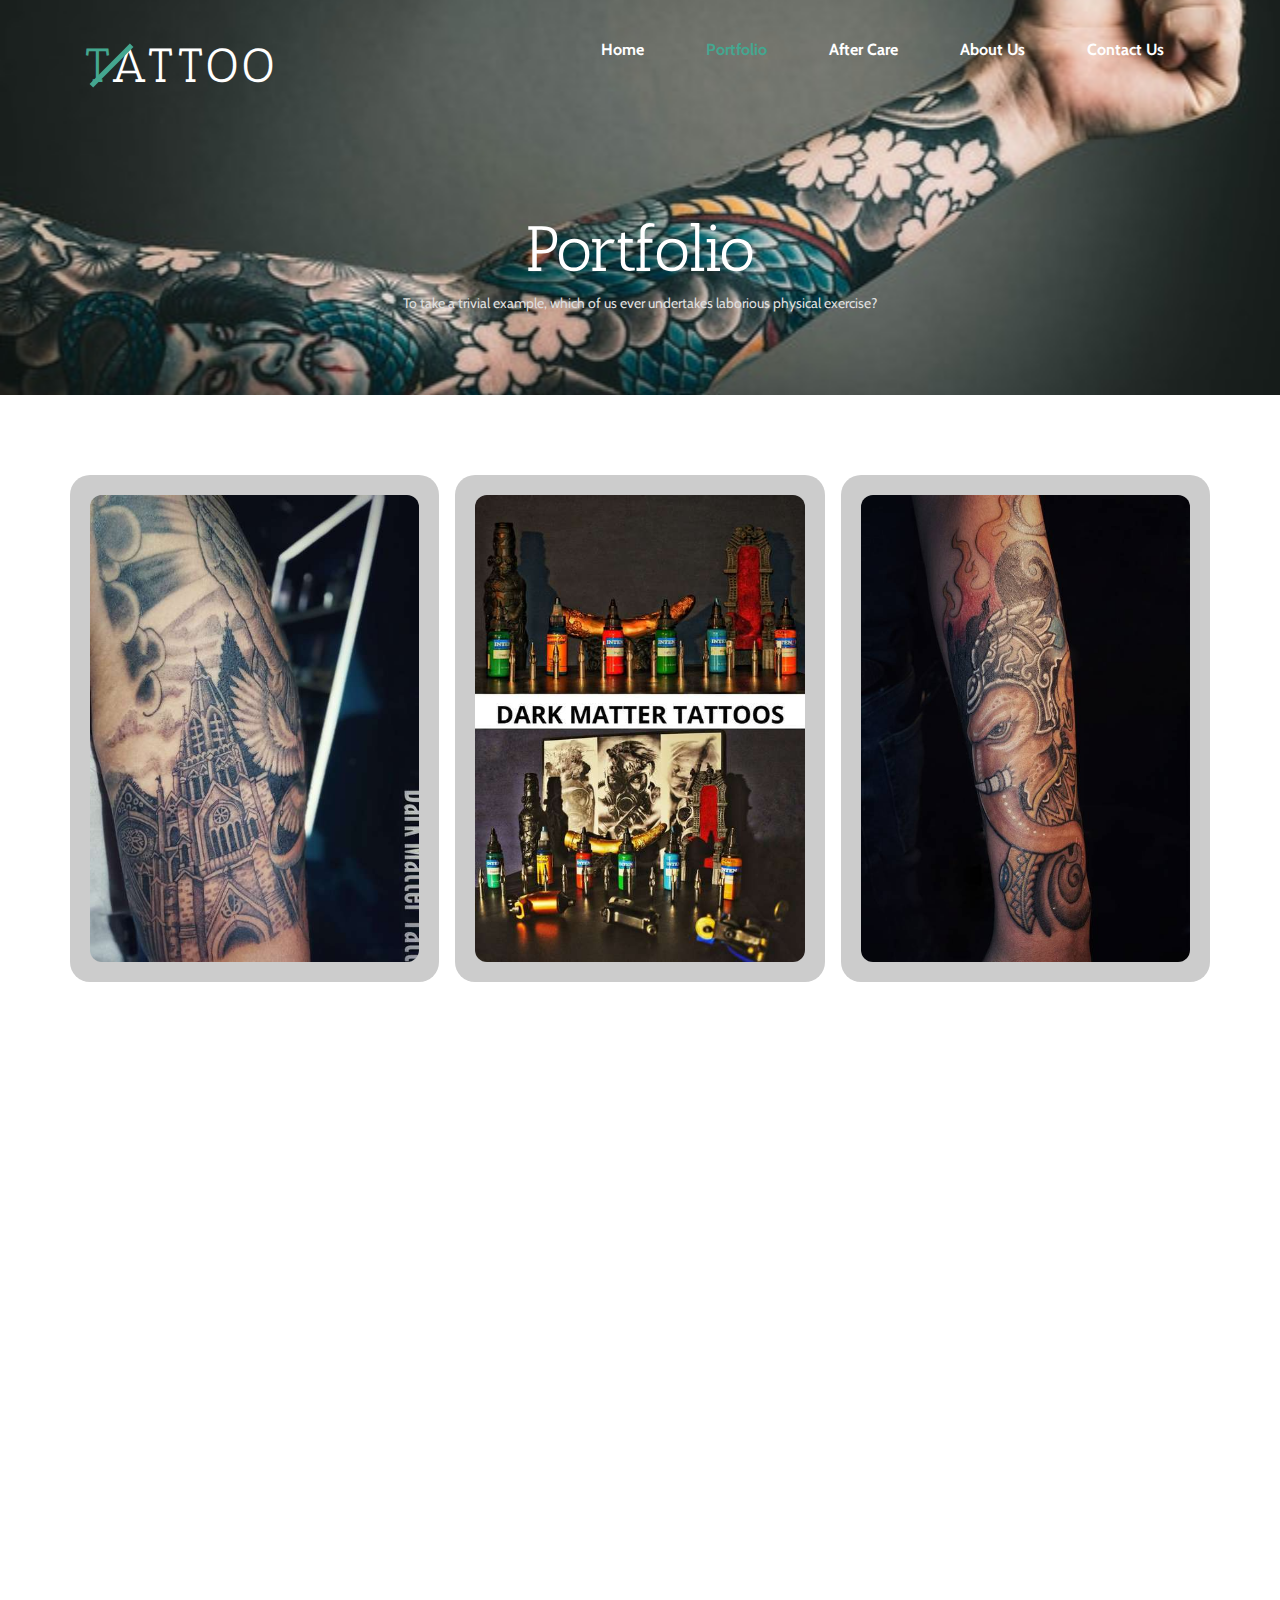
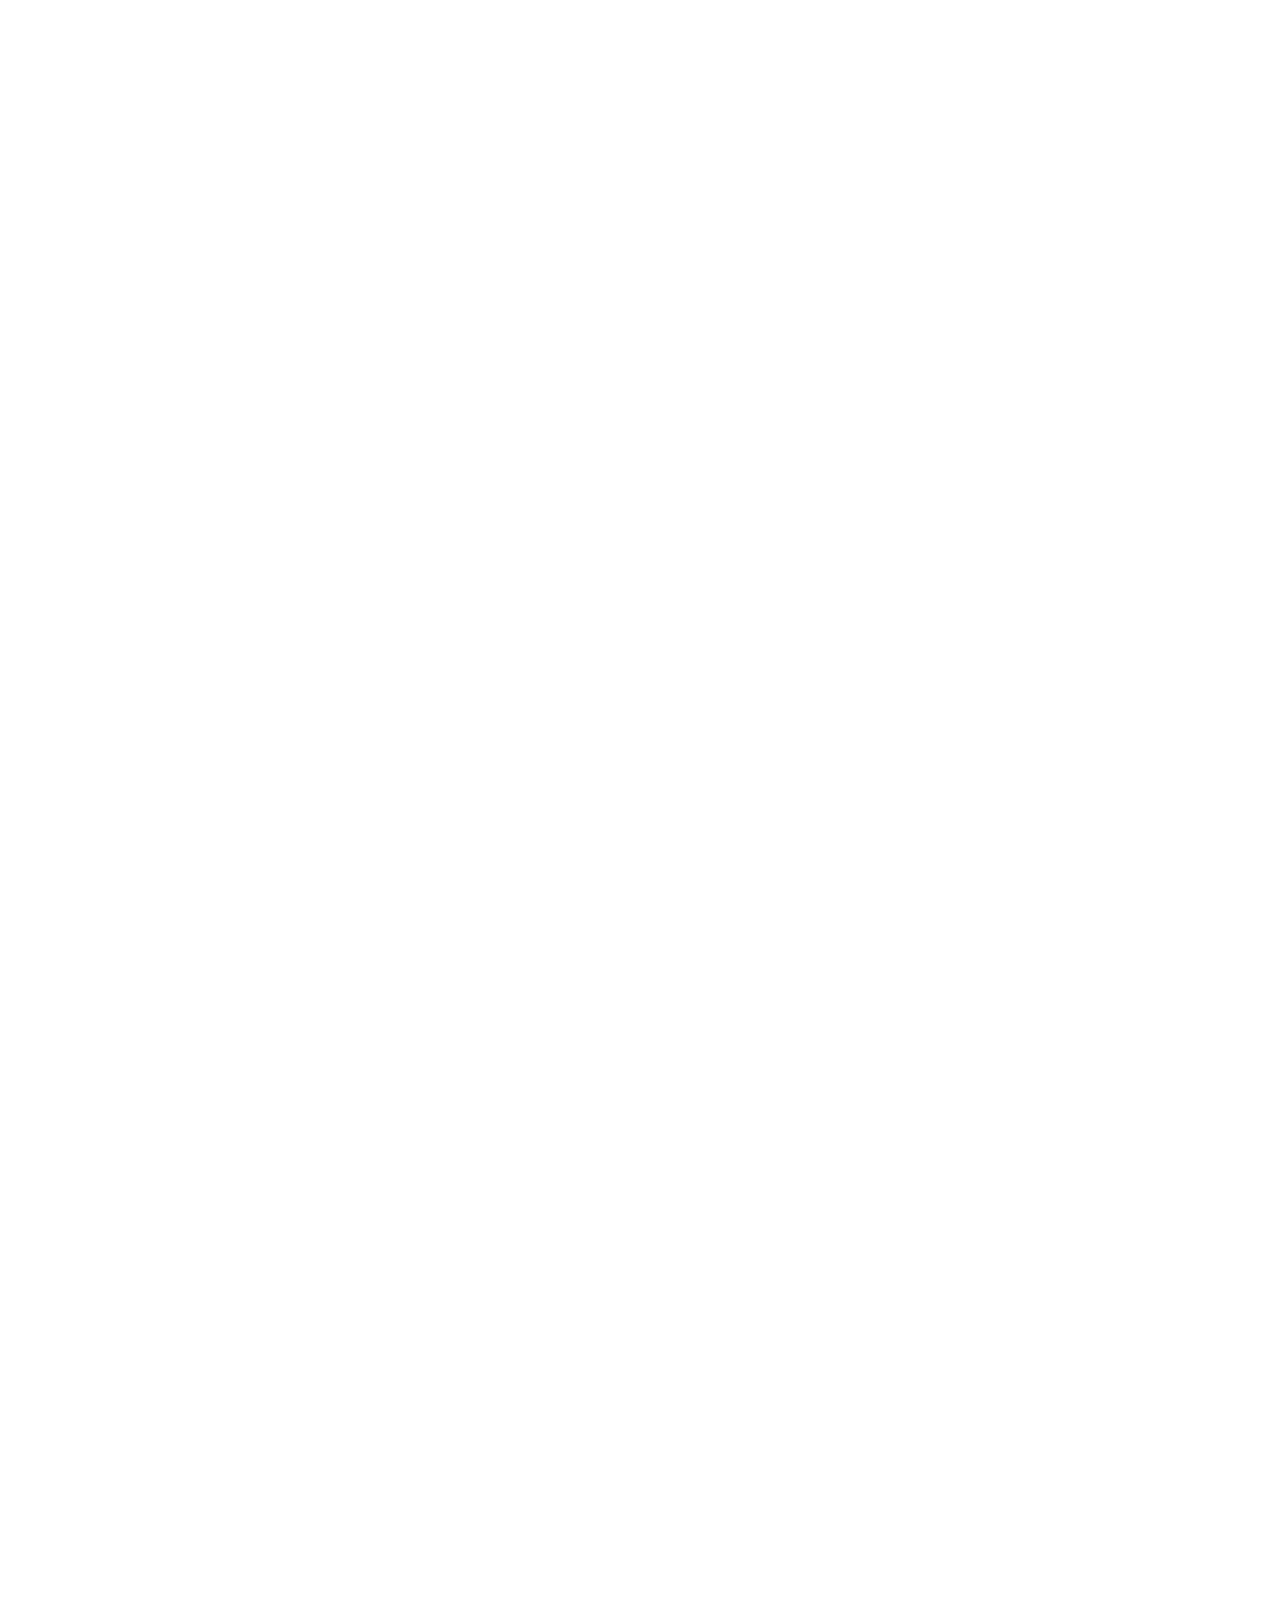
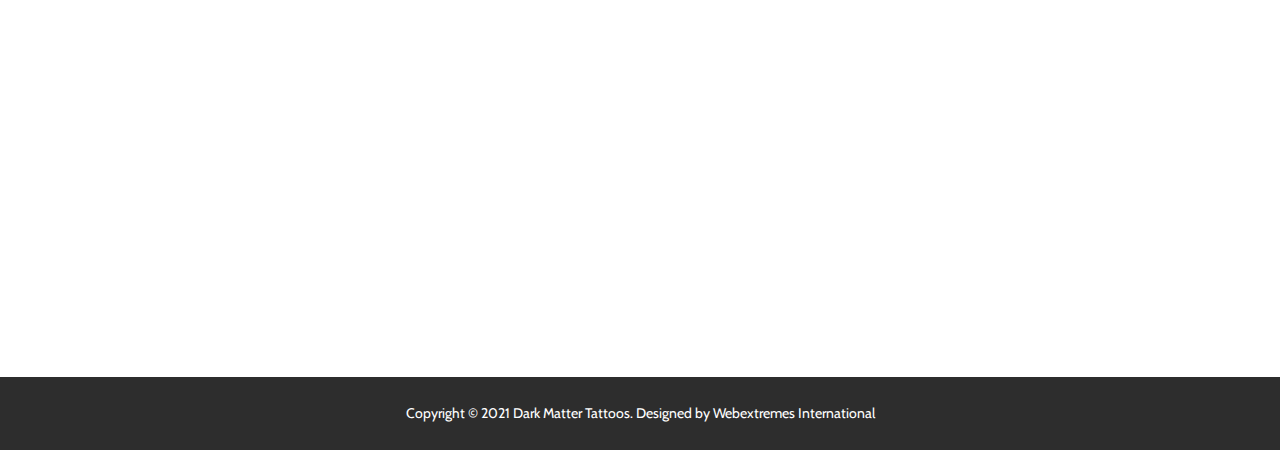
<file: gallery.html>
<!DOCTYPE html>
<html>

<head>
    <title>Dark Matter Tattoos</title>
    <!-- for-mobile-apps -->
    <meta name="viewport" content="width=device-width, initial-scale=1">
    <meta http-equiv="Content-Type" content="text/html; charset=utf-8" />
    <script type="application/x-javascript"> addEventListener("load", function() { setTimeout(hideURLbar, 0); }, false);
		function hideURLbar(){ window.scrollTo(0,1); } </script>
    <!-- //for-mobile-apps -->
    <link href="css/bootstrap.css" rel="stylesheet" type="text/css" media="all" />
    <link href="css/style.css" rel="stylesheet" type="text/css" media="all" />
    <!-- js -->
    <script src="js/jquery-1.11.1.min.js"></script>
    <!-- //js -->
    <!-- animation-effect -->
    <link href="css/animate.min.css" rel="stylesheet">
    <script src="js/wow.min.js"></script>
    <script>
        new WOW().init();
    </script>
    <!-- //animation-effect -->
    <link href='//fonts.googleapis.com/css?family=Cabin:400,400italic,500,500italic,600,600italic,700,700italic'
        rel='stylesheet' type='text/css'>
    <link href='//fonts.googleapis.com/css?family=Antic+Slab' rel='stylesheet' type='text/css'>
    <!-- start-smoth-scrolling -->
    <script type="text/javascript" src="js/move-top.js"></script>
    <script type="text/javascript" src="js/easing.js"></script>
    <script type="text/javascript">
        jQuery(document).ready(function ($) {
            $(".scroll").click(function (event) {
                event.preventDefault();
                $('html,body').animate({ scrollTop: $(this.hash).offset().top }, 1000);
            });
        });
    </script>
    <!-- start-smoth-scrolling -->
</head>

<body>
    <!-- header -->
    <div class="header1 portfolio">
        <div class="container">
            <nav class="navbar navbar-default">
                <!-- Brand and toggle get grouped for better mobile display -->
                <div class="navbar-header">
                    <button type="button" class="navbar-toggle collapsed" data-toggle="collapse"
                        data-target="#bs-example-navbar-collapse-1">
                        <span class="sr-only">Toggle navigation</span>
                        <span class="icon-bar"></span>
                        <span class="icon-bar"></span>
                        <span class="icon-bar"></span>
                    </button>
                    <div class="logo">
                        <a class="navbar-brand animated wow wobble" data-wow-duration="1000ms" data-wow-delay="500ms"
                            href="index.html"><span>T</span>attoo</a>
                    </div>
                </div>

                <!-- Collect the nav links, forms, and other content for toggling -->
                <div class="collapse navbar-collapse nav-wil" id="bs-example-navbar-collapse-1">
                    <nav class="menu menu--iris">
                        <ul class="nav navbar-nav menu__list animated flash" data-wow-duration="1500ms"
                            data-wow-delay="800ms">
                            <li class="menu__item"><a href="index.html" class="menu__link">Home</a></li>
                            <li class="menu__item menu__item--current"><a href="gallery.html" class="menu__link">Portfolio</a></li>
                            <li class="menu__item"><a href="services.html" class="menu__link">After Care</a></li>
                            <li class="menu__item"><a href="about.html" class="menu__link">About Us</a></li>
                            <li class="menu__item"><a href="mail.html" class="menu__link">Contact Us</a></li>
                        </ul>
                    </nav>
                </div>
                <!-- /.navbar-collapse -->
            </nav>
            <div class="banner1-info animated wow fadeInUp" data-wow-duration="1000ms" data-wow-delay="500ms">
                <h1>Portfolio</h1>
                <p>To take a trivial example, which of us ever undertakes laborious physical
                    exercise?</p>
            </div>
        </div>
    </div>
    <!-- header -->
    <!-- gallery -->
    <div class="gallery">
        <div class="container">
            <div class="animated wow fadeInRightBig" data-wow-duration="1000ms" data-wow-delay="500ms">
                <div class="gallery_div">
                    <img src="images/imgs/Pi7compressed1.jpg" alt=" " class="img-responsive" />
                </div>
            </div>
            <div class="animated wow fadeInLeftBig" data-wow-duration="1000ms" data-wow-delay="500ms">
                <div class="gallery_div">
                    <img src="images/imgs/Pi7compressed2.jpg" alt=" " class="img-responsive" />
                </div>
            </div>
            <div class="animated wow fadeInRightBig" data-wow-duration="1000ms" data-wow-delay="500ms">
                <div class="gallery_div">
                    <img src="images/imgs/Pi7compressed3.jpg" alt=" " class="img-responsive" />
                </div>
            </div>
            <div class="animated wow fadeInLeftBig" data-wow-duration="1000ms" data-wow-delay="500ms">
                <div class="gallery_div">
                    <img src="images/imgs/Pi7compressed4.jpg" alt=" " class="img-responsive" />
                </div>
            </div>
            <div class="animated wow fadeInRightBig" data-wow-duration="1000ms" data-wow-delay="500ms">
                <div class="gallery_div">
                    <img src="images/imgs/Pi7compressed5.jpg" alt=" " class="img-responsive" />
                </div>
            </div>
            <div class="animated wow fadeInLeftBig" data-wow-duration="1000ms" data-wow-delay="500ms">
                <div class="gallery_div">
                    <img src="images/imgs/Pi7compressed6.jpg" alt=" " class="img-responsive" />
                </div>
            </div>
            <div class="animated wow fadeInRightBig" data-wow-duration="1000ms" data-wow-delay="500ms">
                <div class="gallery_div">
                    <img src="images/imgs/Pi7compressed7.jpg" alt=" " class="img-responsive" />
                </div>
            </div>
            <div class="animated wow fadeInLeftBig" data-wow-duration="1000ms" data-wow-delay="500ms">
                <div class="gallery_div">
                    <img src="images/imgs/Pi7compressed8.jpg" alt=" " class="img-responsive" />
                </div>
            </div>
            <div class="animated wow fadeInLeftBig" data-wow-duration="1000ms" data-wow-delay="500ms">
                <div class="gallery_div">
                    <img src="images/imgs/Pi7compressed9.jpg" alt=" " class="img-responsive" />
                </div>
            </div>
            <div class="animated wow fadeInLeftBig" data-wow-duration="1000ms" data-wow-delay="500ms">
                <div class="gallery_div">
                    <img src="images/imgs/Pi7compressed10.jpg" alt=" " class="img-responsive" />
                </div>
            </div>
            <div class="animated wow fadeInLeftBig" data-wow-duration="1000ms" data-wow-delay="500ms">
                <div class="gallery_div">
                    <img src="images/imgs/Pi7compressed11.jpg" alt=" " class="img-responsive" />
                </div>
            </div>
            <div class="animated wow fadeInLeftBig" data-wow-duration="1000ms" data-wow-delay="500ms">
                <div class="gallery_div">
                    <img src="images/imgs/Pi7compressed12.jpg" alt=" " class="img-responsive" />
                </div>
            </div>
            <div class="animated wow fadeInLeftBig" data-wow-duration="1000ms" data-wow-delay="500ms">
                <div class="gallery_div">
                    <img src="images/imgs/Pi7compressed13.jpg" alt=" " class="img-responsive" />
                </div>
            </div>
            <div class="animated wow fadeInLeftBig" data-wow-duration="1000ms" data-wow-delay="500ms">
                <div class="gallery_div">
                    <img src="images/imgs/Pi7compressed14.jpg" alt=" " class="img-responsive" />
                </div>
            </div>
            <div class="animated wow fadeInLeftBig" data-wow-duration="1000ms" data-wow-delay="500ms">
                <div class="gallery_div">
                    <img src="images/imgs/Pi7compressed15.jpg" alt=" " class="img-responsive" />
                </div>
            </div>
        </div>
    </div>
    <!-- //gallery -->
    <!-- footer -->
	<div class="footer animated wow bounce" data-wow-duration="1000ms" data-wow-delay="500ms">
		<div class="footer-grids">
			<div class="container">
				<div class="col-md-4 footer-grid">
					<h4>About Us</h4>
					<p>With numerous awards and achievements under our belt, We have been 
recognized as one of the finest in the city of black and grey, geometric, Japanese, portraiture, realism, biomechanical, geometric, cartoon, 
Celtic lettering, mandala.</p>
					<ul class="social-networks square spin-icon">
						<li><a href="https://www.facebook.com/darkmattertattooskolkata/" target="_blank" class="icon-linkedin"></a></li>
						<li><a href="https://www.instagram.com/darkmatter_tattoos/" target="_blank" class="icon-twitter"></a></li>
					</ul>
				</div>
				<div class="col-md-4 footer-grid">
					<h4>More details</h4>
					<ul class="foot">
						<li><a href="index.html">Home</a></li>
						<li><a href="gallery.html">Portfolio</a></li>
						<li><a href="services.html">After Care</a></li>
						<li><a href="about.html">About Us</a></li>
						<li><a href="mail.html">Contact Us</a></li>
					</ul>
				</div>
				<div class="col-md-4 footer-grid contact-grid">
						<h4>Contact us</h4>
						<ul class="foot">
							<li><span class="glyphicon glyphicon-map-marker" aria-hidden="true"></span>
								6, 16, Prince Anwar Shah Rd, Dhakuria, Sahid Nagar, Garfa, Kolkata, West Bengal 700078</li>
							<li><span class="glyphicon glyphicon-envelope" aria-hidden="true"></span><a href="mailto:lepcha43@gmail.com">lepcha43@gmail.com</a></li>
							<li><span class="glyphicon glyphicon-earphone" aria-hidden="true"></span>089100 16183</li>
						</ul>
				</div>
				<div class="clearfix"></div>
			</div>
		</div>
	</div>
	<div class="copy" data-wow-duration="1000ms" data-wow-delay="500ms">
		 <p>Copyright © 2021 Dark Matter Tattoos. Designed by <a href="https://www.webextremesinternational.com/">Webextremes International</a></p>
	</div>
    <!-- //footer -->
    <!-- for bootstrap working -->
    <script src="js/bootstrap.js"></script>
    <!-- //for bootstrap working -->
    <!-- here stars scrolling icon -->
    <script type="text/javascript">
        $(document).ready(function () {
            /*
                var defaults = {
                containerID: 'toTop', // fading element id
                containerHoverID: 'toTopHover', // fading element hover id
                scrollSpeed: 1200,
                easingType: 'linear' 
                };
            */

            $().UItoTop({ easingType: 'easeOutQuart' });

        });
    </script>
    <!-- //here ends scrolling icon -->
</body>

</html>
</file>
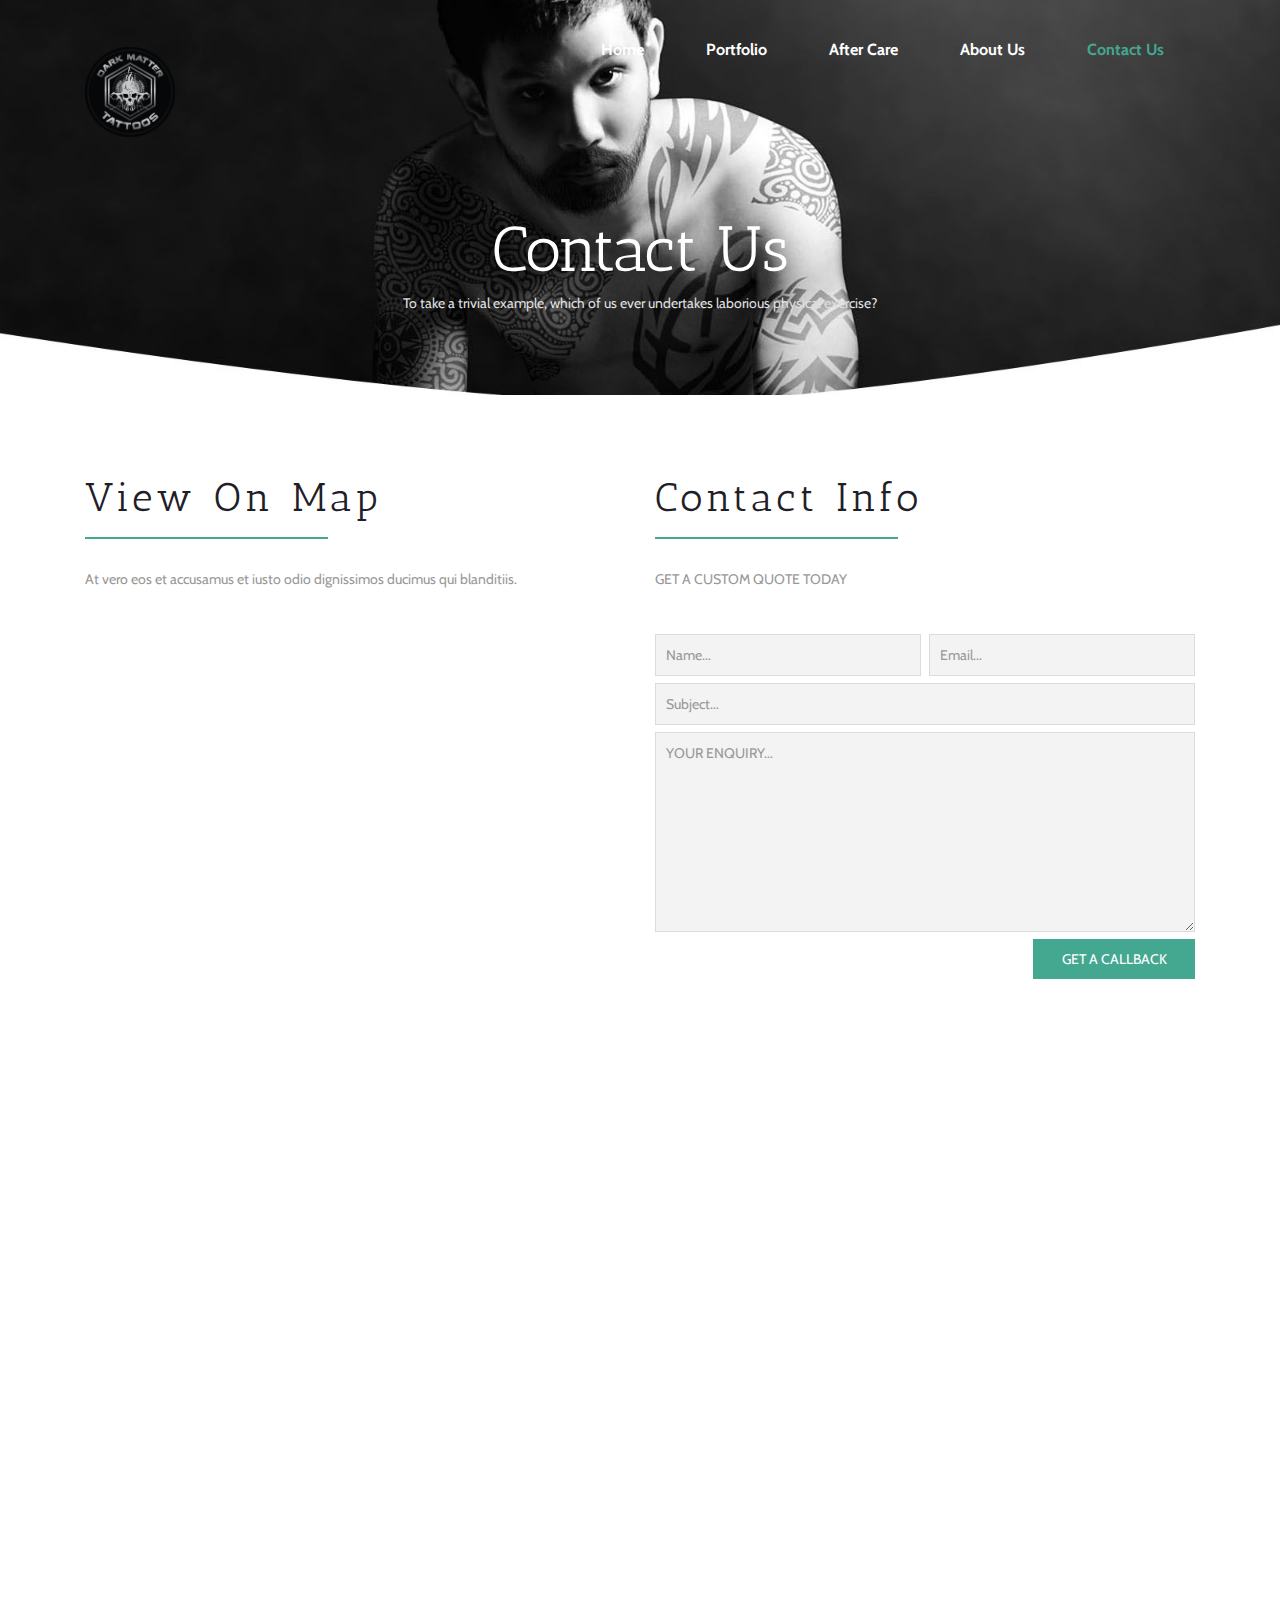
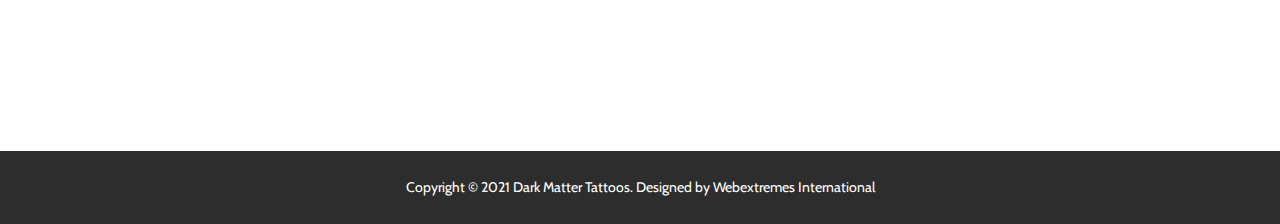
<file: mail.html>
<!DOCTYPE html>
<html>
<head>
<title>Dark Matter Tattoos</title>
<!-- for-mobile-apps -->
<meta name="viewport" content="width=device-width, initial-scale=1">
<meta http-equiv="Content-Type" content="text/html; charset=utf-8" />
<script type="application/x-javascript"> addEventListener("load", function() { setTimeout(hideURLbar, 0); }, false);
		function hideURLbar(){ window.scrollTo(0,1); } </script>
<!-- //for-mobile-apps -->
<link href="css/bootstrap.css" rel="stylesheet" type="text/css" media="all" />
<link href="css/style.css" rel="stylesheet" type="text/css" media="all" />
<!-- js -->
<script src="js/jquery-1.11.1.min.js"></script>
<!-- //js -->
<!-- animation-effect -->
<link href="css/animate.min.css" rel="stylesheet"> 
<script src="js/wow.min.js"></script>
<script>
 new WOW().init();
</script>
<!-- //animation-effect -->
<link href='//fonts.googleapis.com/css?family=Cabin:400,400italic,500,500italic,600,600italic,700,700italic' rel='stylesheet' type='text/css'>
<link href='//fonts.googleapis.com/css?family=Antic+Slab' rel='stylesheet' type='text/css'>
<!-- start-smoth-scrolling -->
<script type="text/javascript" src="js/move-top.js"></script>
<script type="text/javascript" src="js/easing.js"></script>
<script type="text/javascript">
	jQuery(document).ready(function($) {
		$(".scroll").click(function(event){		
			event.preventDefault();
			$('html,body').animate({scrollTop:$(this.hash).offset().top},1000);
		});
	});
</script>
<!-- start-smoth-scrolling -->
</head>
	
<body>
<!-- header -->
	<div class="header1">
		<div class="container">
			<nav class="navbar navbar-default">
				<!-- Brand and toggle get grouped for better mobile display -->
				<div class="navbar-header">
				  <button type="button" class="navbar-toggle collapsed" data-toggle="collapse" data-target="#bs-example-navbar-collapse-1">
					<span class="sr-only">Toggle navigation</span>
					<span class="icon-bar"></span>
					<span class="icon-bar"></span>
					<span class="icon-bar"></span>
				  </button>
					<div class="logo">
						<a class="navbar-brand animated wow wobble" data-wow-duration="1000ms" data-wow-delay="500ms" href="index.html"><img src="./images/logo.png" /></a>
					</div>
				</div>

				<!-- Collect the nav links, forms, and other content for toggling -->
				<div class="collapse navbar-collapse nav-wil" id="bs-example-navbar-collapse-1">
					<nav class="menu menu--iris">
						<ul class="nav navbar-nav menu__list animated flash" data-wow-duration="1500ms" data-wow-delay="800ms">
							<li class="menu__item"><a href="index.html" class="menu__link">Home</a></li>
							<li class="menu__item"><a href="gallery.html" class="menu__link">Portfolio</a></li>
							<li class="menu__item"><a href="services.html" class="menu__link">After Care</a></li>
							<li class="menu__item"><a href="about.html" class="menu__link">About Us</a></li>
							<li class="menu__item menu__item--current"><a href="mail.html" class="menu__link">Contact Us</a></li>
						</ul>
					</nav>
				</div>
				<!-- /.navbar-collapse -->
			</nav>
			<div class="banner1-info animated wow fadeInUp" data-wow-duration="1000ms" data-wow-delay="500ms">
				<h1>Contact Us</h1>
				<p>To take a trivial example, which of us ever undertakes laborious physical 
					exercise?</p>
			</div>
		</div>
	</div>
<!-- header -->
<!-- mail -->
	<div class="mail">
		<div class="container">
			<div class="col-md-6 mail-left animated wow fadeInRightBig" data-wow-duration="1000ms" data-wow-delay="500ms">
				<h3 class="animated wow rollIn" data-wow-duration="1000ms" data-wow-delay="500ms">View On Map</h3>
				<p>At vero eos et accusamus et iusto odio dignissimos ducimus qui blanditiis.</p>
				<iframe src="https://www.google.com/maps/embed?pb=!1m18!1m12!1m3!1d3018.968159538635!2d-74.10367368464232!3d40.82866303840723!2m3!1f0!2f0!3f0!3m2!1i1024!2i768!4f13.1!3m3!1m2!1s0x89c2f8bfccce9f9b%3A0x6feca65d6e89eff7!2sService+Plus+Travel+Inc!5e0!3m2!1sen!2sin!4v1455341290029" frameborder="0" style="border:0" allowfullscreen></iframe>
			</div>
			<div class="col-md-6 mail-right animated wow fadeInLeftBig" data-wow-duration="1000ms" data-wow-delay="500ms">
				<h3 class="animated wow rollIn" data-wow-duration="1000ms" data-wow-delay="500ms">Contact Info</h3>
				<p>GET A CUSTOM QUOTE TODAY</p>
				<form action="post.php" method="post">
					<input type="text" name="name" value="Name..." onfocus="this.value = '';" onblur="if (this.value == '') {this.value = 'Name...';}" required>
					<input type="email" name="email" value="Email..." onfocus="this.value = '';" onblur="if (this.value == '') {this.value = 'Email...';}" required>
					<input type="text"  name="subject" value="Subject..." onfocus="this.value = '';" onblur="if (this.value == '') {this.value = 'Subject...';}" required>
					<textarea  name="message" onfocus="this.value = '';" onblur="if (this.value == '') {this.value = 'YOUR ENQUIRY...';}">YOUR ENQUIRY...</textarea>
					<input type="submit" name="send" value="GET A CALLBACK" >
				</form>
			</div>
			<div class="clearfix"> </div>
			<div class="mail-bottom">
				<div class="col-md-4 mail-bottom-left animated wow fadeInLeftBig" data-wow-duration="1000ms" data-wow-delay="500ms">
					<div class="mail-bottom-left1">
						<span class="glyphicon glyphicon-home" aria-hidden="true"></span>
					</div>
					<h4>Address</h4>
					<p>16, Prince Anwar Shah Rd, Dhakuria, Sahid Nagar, Garfa, Kolkata, West Bengal 700078.</p>
				</div>
				<div class="col-md-4 mail-bottom-left animated wow fadeInUp" data-wow-duration="1000ms" data-wow-delay="500ms">
					<div class="mail-bottom-left1">
						<span class="glyphicon glyphicon-envelope" aria-hidden="true"></span>
					</div>
					<h4>Email</h4>
					<p><a href="mailto:info@example.com">lepcha43@gmail.com</a></p>
				</div>
				<div class="col-md-4 mail-bottom-left animated wow fadeInRightBig" data-wow-duration="1000ms" data-wow-delay="500ms">
					<div class="mail-bottom-left1">
						<span class="glyphicon glyphicon-earphone" aria-hidden="true"></span>
					</div>
					<h4>Phone</h4>
					<p>089100 16183</p>
				</div>
				<div class="clearfix"> </div>
			</div>
		</div>
	</div>
<!-- //mail -->
    <!-- footer -->
	<div class="footer animated wow bounce" data-wow-duration="1000ms" data-wow-delay="500ms">
		<div class="footer-grids">
			<div class="container">
				<div class="col-md-4 footer-grid">
					<h4>About Us</h4>
					<p>With numerous awards and achievements under our belt, We have been 
recognized as one of the finest in the city of black and grey, geometric, Japanese, portraiture, realism, biomechanical, geometric, cartoon, 
Celtic lettering, mandala.</p>
					<ul class="social-networks square spin-icon">
						<li><a href="https://www.facebook.com/darkmattertattooskolkata/" target="_blank" class="icon-linkedin"></a></li>
						<li><a href="https://www.instagram.com/darkmatter_tattoos/" target="_blank" class="icon-twitter"></a></li>
					</ul>
				</div>
				<div class="col-md-4 footer-grid">
					<h4>More details</h4>
					<ul class="foot">
						<li><a href="index.html">Home</a></li>
						<li><a href="gallery.html">Portfolio</a></li>
						<li><a href="services.html">After Care</a></li>
						<li><a href="about.html">About Us</a></li>
						<li><a href="mail.html">Contact Us</a></li>
					</ul>
				</div>
				<div class="col-md-4 footer-grid contact-grid">
						<h4>Contact us</h4>
						<ul class="foot">
							<li><span class="glyphicon glyphicon-map-marker" aria-hidden="true"></span>
								6, 16, Prince Anwar Shah Rd, Dhakuria, Sahid Nagar, Garfa, Kolkata, West Bengal 700078</li>
							<li><span class="glyphicon glyphicon-envelope" aria-hidden="true"></span><a href="mailto:lepcha43@gmail.com">lepcha43@gmail.com</a></li>
							<li><span class="glyphicon glyphicon-earphone" aria-hidden="true"></span>089100 16183</li>
						</ul>
				</div>
				<div class="clearfix"></div>
			</div>
		</div>
	</div>
	<div class="copy" data-wow-duration="1000ms" data-wow-delay="500ms">
		 <p>Copyright © 2021 Dark Matter Tattoos. Designed by <a href="https://www.webextremesinternational.com/">Webextremes International</a></p>
	</div>
    <!-- //footer -->
<!-- for bootstrap working -->
	<script src="js/bootstrap.js"></script>
<!-- //for bootstrap working -->
<!-- here stars scrolling icon -->
	<script type="text/javascript">
		$(document).ready(function() {
			/*
				var defaults = {
				containerID: 'toTop', // fading element id
				containerHoverID: 'toTopHover', // fading element hover id
				scrollSpeed: 1200,
				easingType: 'linear' 
				};
			*/
								
			$().UItoTop({ easingType: 'easeOutQuart' });
								
			});
	</script>
<!-- //here ends scrolling icon -->
</body>
</html>
</file>
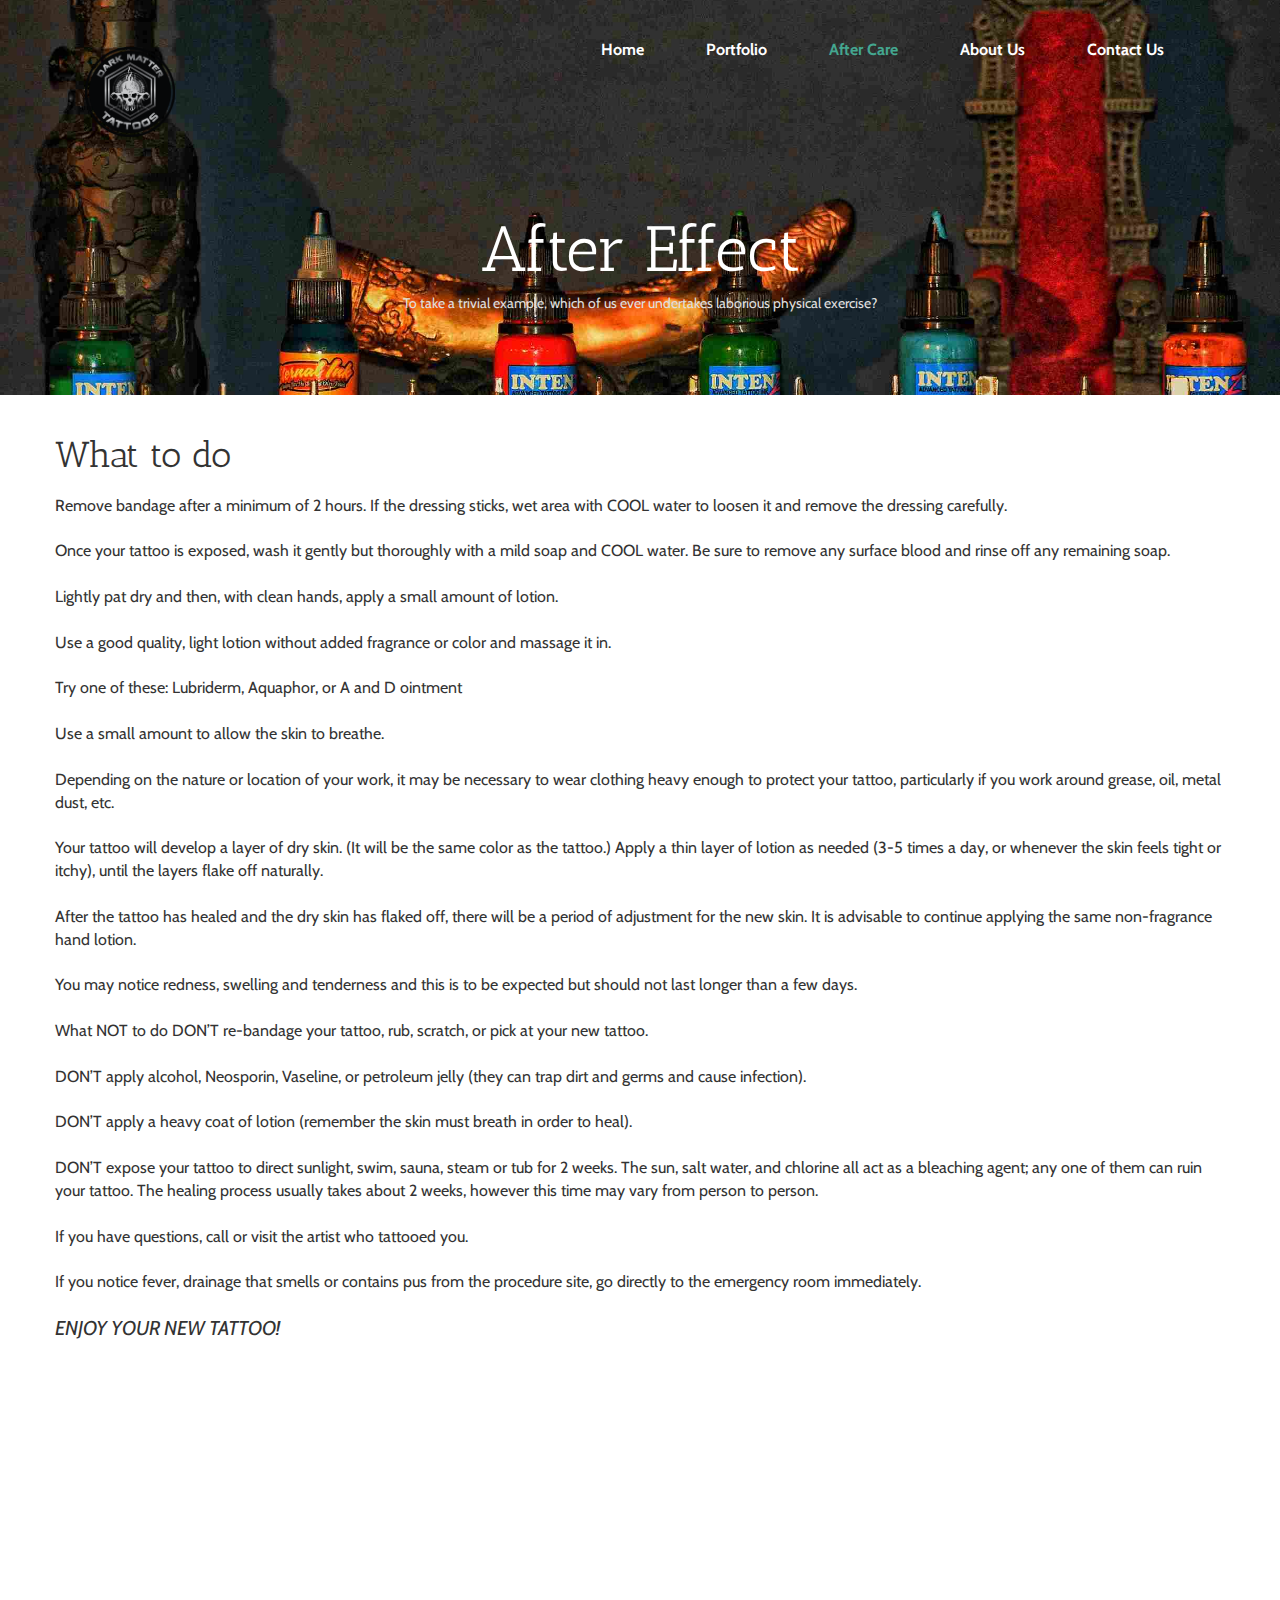
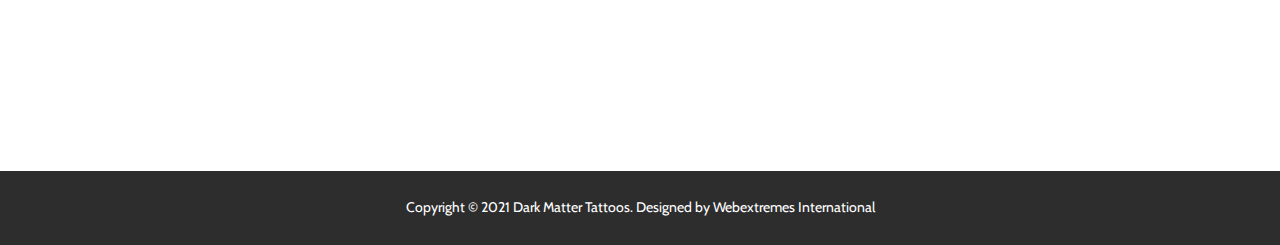
<file: services.html>
<!DOCTYPE html>
<html>

<head>
    <title>Dark Matter Tattoos</title>
    <!-- for-mobile-apps -->
    <meta name="viewport" content="width=device-width, initial-scale=1">
    <meta http-equiv="Content-Type" content="text/html; charset=utf-8" />
    <script type="application/x-javascript"> addEventListener("load", function() { setTimeout(hideURLbar, 0); }, false);
		function hideURLbar(){ window.scrollTo(0,1); } </script>
    <!-- //for-mobile-apps -->
    <link href="css/bootstrap.css" rel="stylesheet" type="text/css" media="all" />
    <link href="css/style.css" rel="stylesheet" type="text/css" media="all" />
    <!-- js -->
    <script src="js/jquery-1.11.1.min.js"></script>
    <!-- //js -->
    <!-- animation-effect -->
    <link href="css/animate.min.css" rel="stylesheet">
    <script src="js/wow.min.js"></script>
    <script>
        new WOW().init();
    </script>
    <!-- //animation-effect -->
    <link href='//fonts.googleapis.com/css?family=Cabin:400,400italic,500,500italic,600,600italic,700,700italic'
        rel='stylesheet' type='text/css'>
    <link href='//fonts.googleapis.com/css?family=Antic+Slab' rel='stylesheet' type='text/css'>
    <!-- start-smoth-scrolling -->
    <script type="text/javascript" src="js/move-top.js"></script>
    <script type="text/javascript" src="js/easing.js"></script>
    <script type="text/javascript">
        jQuery(document).ready(function ($) {
            $(".scroll").click(function (event) {
                event.preventDefault();
                $('html,body').animate({ scrollTop: $(this.hash).offset().top }, 1000);
            });
        });
    </script>
    <!-- start-smoth-scrolling -->
    <style>
        .after-care-page {
            padding-top: 40px;
            padding-bottom: 40px;
            padding-left: 15px;
            padding-right: 15px;
        }
        .after-care-page h1 {
            padding-bottom: 20px;
        }
        .after-care-page .row {
            justify-content: center;
        }
        .after-care-page .quote {
            font-size: 20px;
            padding-top: 20px;
        }
    </style>
</head>

<body>
    <!-- header -->
    <div class="header1 after-care">
        <div class="container">
            <nav class="navbar navbar-default">
                <!-- Brand and toggle get grouped for better mobile display -->
                <div class="navbar-header">
                    <button type="button" class="navbar-toggle collapsed" data-toggle="collapse"
                        data-target="#bs-example-navbar-collapse-1">
                        <span class="sr-only">Toggle navigation</span>
                        <span class="icon-bar"></span>
                        <span class="icon-bar"></span>
                        <span class="icon-bar"></span>
                    </button>
                    <div class="logo">
                        <a class="navbar-brand animated wow wobble" data-wow-duration="1000ms" data-wow-delay="500ms"
                            href="index.html"><img src="./images/logo.png" /></a>
                    </div>
                </div>

                <!-- Collect the nav links, forms, and other content for toggling -->
                <div class="collapse navbar-collapse nav-wil" id="bs-example-navbar-collapse-1">
                    <nav class="menu menu--iris">
                        <ul class="nav navbar-nav menu__list animated flash" data-wow-duration="1500ms"
                            data-wow-delay="800ms">
                            <li class="menu__item"><a href="index.html" class="menu__link">Home</a></li>
                            <li class="menu__item"><a href="gallery.html" class="menu__link">Portfolio</a></li>
                            <li class="menu__item menu__item--current"><a href="services.html" class="menu__link">After Care</a></li>
                            <li class="menu__item"><a href="about.html" class="menu__link">About Us</a></li>
                            <li class="menu__item"><a href="mail.html" class="menu__link">Contact Us</a></li>
                        </ul>
                    </nav>
                </div>
                <!-- /.navbar-collapse -->
            </nav>
            <div class="banner1-info animated wow fadeInUp" data-wow-duration="1000ms" data-wow-delay="500ms">
                <h1>After Effect</h1>
                <p>To take a trivial example, which of us ever undertakes laborious physical
                    exercise?</p>
            </div>
        </div>
    </div>
    <!-- header -->
    <!-- gallery -->
    <!--<div class="gallery">-->
    <!--    <div class="container">-->
    <!--        <div class="animated wow fadeInRightBig" data-wow-duration="1000ms" data-wow-delay="500ms">-->
    <!--            <div class="gallery_div">-->
    <!--                <img src="images/3.jpg" alt=" " class="img-responsive" />-->
    <!--            </div>-->
    <!--        </div>-->
    <!--        <div class="animated wow fadeInLeftBig" data-wow-duration="1000ms" data-wow-delay="500ms">-->
    <!--            <div class="gallery_div">-->
    <!--                <img src="images/6.jpg" alt=" " class="img-responsive" />-->
    <!--            </div>-->
    <!--        </div>-->
    <!--        <div class="animated wow fadeInRightBig" data-wow-duration="1000ms" data-wow-delay="500ms">-->
    <!--            <div class="gallery_div">-->
    <!--                <img src="images/6.jpg" alt=" " class="img-responsive" />-->
    <!--            </div>-->
    <!--        </div>-->
    <!--        <div class="animated wow fadeInLeftBig" data-wow-duration="1000ms" data-wow-delay="500ms">-->
    <!--            <div class="gallery_div">-->
    <!--                <img src="images/6.jpg" alt=" " class="img-responsive" />-->
    <!--            </div>-->
    <!--        </div>-->
    <!--        <div class="animated wow fadeInRightBig" data-wow-duration="1000ms" data-wow-delay="500ms">-->
    <!--            <div class="gallery_div">-->
    <!--                <img src="images/1.jpg" alt=" " class="img-responsive" />-->
    <!--            </div>-->
    <!--        </div>-->
    <!--        <div class="animated wow fadeInLeftBig" data-wow-duration="1000ms" data-wow-delay="500ms">-->
    <!--            <div class="gallery_div">-->
    <!--                <img src="images/6.jpg" alt=" " class="img-responsive" />-->
    <!--            </div>-->
    <!--        </div>-->
    <!--        <div class="animated wow fadeInRightBig" data-wow-duration="1000ms" data-wow-delay="500ms">-->
    <!--            <div class="gallery_div">-->
    <!--                <img src="images/2.jpg" alt=" " class="img-responsive" />-->
    <!--            </div>-->
    <!--        </div>-->
    <!--        <div class="animated wow fadeInLeftBig" data-wow-duration="1000ms" data-wow-delay="500ms">-->
    <!--            <div class="gallery_div">-->
    <!--                <img src="images/6.jpg" alt=" " class="img-responsive" />-->
    <!--            </div>-->
    <!--        </div>-->
    <!--        <div class="animated wow fadeInLeftBig" data-wow-duration="1000ms" data-wow-delay="500ms">-->
    <!--            <div class="gallery_div">-->
    <!--                <img src="images/6.jpg" alt=" " class="img-responsive" />-->
    <!--            </div>-->
    <!--        </div>-->
    <!--    </div>-->
    <!--</div>-->
    <!-- //gallery -->
    
    <section class="after-care-page">
        <div class="container">
            <div class="row">
                <div class="col-9">
                    <h1>What to do</h1>
                    <p>
                        Remove bandage after a minimum of 2 hours. If the dressing sticks, wet area with COOL water to loosen it and remove the dressing carefully. <br><br>
                    Once your tattoo is exposed, wash it gently but thoroughly with a mild soap and COOL water. Be sure to remove any surface blood and rinse off any remaining soap.<br><br>
Lightly pat dry and then, with clean hands, apply a small amount of lotion.<br><br>
Use a good quality, light lotion without added fragrance or color and massage it in.<br><br>
Try one of these: Lubriderm, Aquaphor, or A and D ointment<br><br>
Use a small amount to allow the skin to breathe.<br><br>
Depending on the nature or location of your work, it may be necessary to wear clothing heavy enough to protect your tattoo, particularly if you work around grease, oil, metal dust, etc.<br><br>
Your tattoo will develop a layer of dry skin. (It will be the same color as the tattoo.) Apply a thin layer of lotion as needed (3-5 times a day, or whenever the skin feels tight or itchy), until the layers flake off naturally.<br><br>
After the tattoo has healed and the dry skin has flaked off, there will be a period of adjustment for the new skin. It is advisable to continue applying the same non-fragrance hand lotion.<br><br>
You may notice redness, swelling and tenderness and this is to be expected but should not last longer than a few days.<br><br>
What NOT to do
DON’T re-bandage your tattoo, rub, scratch, or pick at your new tattoo.<br><br>
DON’T apply alcohol, Neosporin, Vaseline, or petroleum jelly (they can trap dirt and germs and cause infection).<br><br>
DON’T apply a heavy coat of lotion (remember the skin must breath in order to heal).<br><br>
DON’T expose your tattoo to direct sunlight, swim, sauna, steam or tub for 2 weeks. The sun, salt water, and chlorine all act as a bleaching agent; any one of them can ruin your tattoo. The healing process usually takes about 2 weeks, however this time may vary from person to person.<br><br>
If you have questions, call or visit the artist who tattooed you.<br><br>
If you notice fever, drainage that smells or contains pus from the procedure site, go directly to the emergency room immediately.
                    </p>
                    <p class="quote">
                        <i>ENJOY YOUR NEW TATTOO!</i>
                    </p>
                </div>
            </div>
        </div>
    </section>
    
    <!-- footer -->
	<div class="footer animated wow bounce" data-wow-duration="1000ms" data-wow-delay="500ms">
		<div class="footer-grids">
			<div class="container">
				<div class="col-md-4 footer-grid">
					<h4>About Us</h4>
					<p>With numerous awards and achievements under our belt, We have been 
recognized as one of the finest in the city of black and grey, geometric, Japanese, portraiture, realism, biomechanical, geometric, cartoon, 
Celtic lettering, mandala.</p>
					<ul class="social-networks square spin-icon">
						<li><a href="https://www.facebook.com/darkmattertattooskolkata/" target="_blank" class="icon-linkedin"></a></li>
						<li><a href="https://www.instagram.com/darkmatter_tattoos/" target="_blank" class="icon-twitter"></a></li>
					</ul>
				</div>
				<div class="col-md-4 footer-grid">
					<h4>More details</h4>
					<ul class="foot">
						<li><a href="index.html">Home</a></li>
						<li><a href="gallery.html">Portfolio</a></li>
						<li><a href="services.html">After Care</a></li>
						<li><a href="about.html">About Us</a></li>
						<li><a href="mail.html">Contact Us</a></li>
					</ul>
				</div>
				<div class="col-md-4 footer-grid contact-grid">
						<h4>Contact us</h4>
						<ul class="foot">
							<li><span class="glyphicon glyphicon-map-marker" aria-hidden="true"></span>
								6, 16, Prince Anwar Shah Rd, Dhakuria, Sahid Nagar, Garfa, Kolkata, West Bengal 700078</li>
							<li><span class="glyphicon glyphicon-envelope" aria-hidden="true"></span><a href="mailto:lepcha43@gmail.com">lepcha43@gmail.com</a></li>
							<li><span class="glyphicon glyphicon-earphone" aria-hidden="true"></span>089100 16183</li>
						</ul>
				</div>
				<div class="clearfix"></div>
			</div>
		</div>
	</div>
	<div class="copy" data-wow-duration="1000ms" data-wow-delay="500ms">
		 <p>Copyright © 2021 Dark Matter Tattoos. Designed by <a href="https://www.webextremesinternational.com/">Webextremes International</a></p>
	</div>
    <!-- //footer -->
    <!-- for bootstrap working -->
    <script src="js/bootstrap.js"></script>
    <!-- //for bootstrap working -->
    <!-- here stars scrolling icon -->
    <script type="text/javascript">
        $(document).ready(function () {
            /*
                var defaults = {
                containerID: 'toTop', // fading element id
                containerHoverID: 'toTopHover', // fading element hover id
                scrollSpeed: 1200,
                easingType: 'linear' 
                };
            */

            $().UItoTop({ easingType: 'easeOutQuart' });

        });
    </script>
    <!-- //here ends scrolling icon -->
</body>

</html>
</file>
<file: css/style.css>
html,
body {
  font-size: 100%;
  background: #fff;
  font-family: "Cabin", sans-serif;
}
p {
  margin: 0;
}
h1,
h2,
h3,
h4,
h5,
h6 {
  font-family: "Antic Slab", serif;
  font-weight: 100;
  margin: 0;
}
ul,
label {
  margin: 0;
  padding: 0;
}
body a:hover {
  text-decoration: none;
}
/*-- header --*/
.more a span,
.services-grid1-bottom h4 a,
.single-left2-sub ul li a,
.footer-grid1-right a,
.related-post-right h4 a,
.categories ul li a,
.comments-grid-right h3 a,
.mail-bottom-left p a,
.single-left2 ul li a,
.mail-bottom-left1,
.mail-bottom-left h4,
.mail-bottom-left1 span,
.about-bottom-grid-right h4 a,
input[type="submit"],
.about-bottom-grid-left span,
.about-bottom-grid-left2 span,
.about-bottom-grid-left1 span .primary-right-grid h4 a,
.primary-left1 ul li a,
.footer-grid ul li a,
.copy p a {
  transition: 0.5s ease-in-out;
  -webkit-transition: 0.5s ease-in-out;
  -moz-transition: 0.5s ease-in-out;
  -o-transition: 0.5s ease-in-out;
  -ms-transition: 0.5s ease-in-out;
}
.header {
  /*background: url(../images/banner1.jpg) no-repeat 0px 0px;*/
  /*background-size: cover;*/
  /*-webkit-background-size: cover;*/
  /*-moz-background-size: cover;*/
  /*-o-background-size: cover;*/
  /*-ms-background-size: cover;*/
  min-height: 800px;
  position: absolute;
  top: 0;
  left: 0;
  width: 100%;
  
}
.header1 {
  background: url(../images/11.jpg) no-repeat 0px 0px;
  background-size: cover;
  -webkit-background-size: cover;
  -moz-background-size: cover;
  -o-background-size: cover;
  -ms-background-size: cover;
  min-height: 500px;
}
.header1.portfolio {
    background: url(../images/imgs/portfolio-banner.jpg) no-repeat 0px 0px;
    background-position: center;
    background-size: cover;
}
.header1.after-care {
    background: url(../images/after-care.jpeg) no-repeat 0px 0px;
    background-position: center;
    background-size: cover;
}
.header1.about-banner {
    background: url(../images/about-banner.jpeg) no-repeat 0px 0px;
    background-position: center;
    background-size: cover;
}
.navbar-default {
  background: none;
  border: none;
  padding: 2em 0 0;
}
.nav > li > a {
  font-size: 1em;
  padding: 8px 15px !important;
}
.navbar {
  margin-bottom: 0;
}
.navbar-brand {
  float: left;
  height: 70px;
  font-size: 3em;
  line-height: 37px;
  /*border: 1px solid #fff;*/
  text-transform: uppercase;
  color: #fff !important;
  letter-spacing: 5px;
  font-family: "Antic Slab", serif;
}
.navbar-brand span {
  color: #44a790;
  position: relative;
}
.navbar-brand span:before {
  position: absolute;
  top: 0;
  left: 90%;
  content: "";
  background: #44a790;
  width: 5px;
  height: 100%;
  transform: rotate(45deg);
  -webkit-transform: rotate(45deg);
  -moz-transform: rotate(45deg);
  -o-transform: rotate(45deg);
  -ms-transform: rotate(45deg);
}
.navbar-nav {
  margin: 0.5em 0 0;
  float: right;
}
.navbar {
  border-radius: 0;
}
.navbar-default .navbar-nav > li > a:hover,
.navbar-default .navbar-nav > li > a:focus {
  color: #44a790;
}
.navbar-default .navbar-nav > .open > a,
.navbar-default .navbar-nav > .open > a:hover,
.navbar-default .navbar-nav > .open > a:focus {
  color: #f89422;
  background-color: transparent;
}
.navbar-default .navbar-nav > li > a {
  color: #fff;
}
.navbar-default .navbar-nav > .active > a,
.navbar-default .navbar-nav > .active > a:hover,
.navbar-default .navbar-nav > .active > a:focus {
  background-color: #ffffff;
}
/* Common styles for all menus */
.menu {
  line-height: 1;
}

.menu__list {
  position: relative;
  display: -webkit-flex;
  display: flex;
  -webkit-flex-wrap: wrap;
  flex-wrap: wrap;
  margin: 0;
  padding: 0;
  list-style: none;
}

.menu__item {
  display: block;
  margin: 1em 0;
}

.menu__link {
  font-size: 1.05em;
  font-weight: bold;
  display: block;
  padding: 1em;
  cursor: pointer;
  -webkit-user-select: none;
  -moz-user-select: none;
  -ms-user-select: none;
  user-select: none;
  -webkit-touch-callout: none;
  -khtml-user-select: none;
  -webkit-tap-highlight-color: rgba(0, 0, 0, 0);
}

.menu__link:hover,
.menu__link:focus {
  outline: none;
}

/* Iris */
.menu--iris .menu__item {
  margin: 0 1em;
}

.menu--iris .menu__link {
  position: relative;
  text-align: center;
  color: #b5b5b5;
  -webkit-transition: color 0.3s;
  transition: color 0.3s;
}

.menu--iris .menu__link:hover,
.menu--iris .menu__link:focus {
  color: #929292;
}

.menu--iris .menu__item--current .menu__link {
  color: #44a790;
}

.menu--iris .menu__link::before,
.menu--iris .menu__link::after,
.menu--iris .menu__link::before:hover,
.menu--iris .menu__link::after:hover {
  content: "";
  position: absolute;
  width: 10px;
  height: 10px;
  opacity: 0;
  border: 2px solid #44a790;
  -webkit-transition: -webkit-transform 0.3s, opacity 0.3s;
  transition: transform 0.3s, opacity 0.3s;
  -webkit-transition-timing-function: cubic-bezier(0.17, 0.67, 0.05, 1.29);
  transition-timing-function: cubic-bezier(0.17, 0.67, 0.05, 1.29);
}

.menu--iris .menu__link::before,
.menu--iris .menu__link:hover::before {
  top: 0;
  left: 0;
  border-width: 2px 0 0 2px;
  -webkit-transform: translate3d(10px, 10px, 0);
  transform: translate3d(10px, 10px, 0);
}

.menu--iris .menu__link::after {
  right: 0;
  bottom: 0;
  border-width: 0 2px 2px 0;
  -webkit-transform: translate3d(-10px, -10px, 0);
  transform: translate3d(-10px, -10px, 0);
}

.menu--iris .menu__item--current .menu__link::before,
.menu--iris .menu__item--current .menu__link::after,
.menu--iris .menu__link:hover::before,
.menu--iris .menu__link:hover::after {
  opacity: 1;
  -webkit-transform: translate3d(0, 0, 0);
  transform: translate3d(0, 0, 0);
}

/*-- //header --*/
/*-- banner --*/
.banner {
  width: 70%;
  margin: 40px auto 0;
}
.banner-info-left,
.banner-info-right {
  padding: 0;
}
.banner-info-left {
  background: #fff;
  padding: 2.2em;
  margin: 0.09em 0 0;
}
.banner-info-right img {
  border: 10px solid #44a790;
}
.banner-info-left h3 {
  font-size: 2em;
  color: #212121;
  margin: 0;
  line-height: 1.5em;
  text-transform: uppercase;
  letter-spacing: 5px;
}
.banner-info-left h3 span {
  display: block;
  font-size: 0.8em;
  text-transform: capitalize;
  color: #999;
}
.banner-info-left p {
  font-size: 14px;
  color: #999;
  margin: 1em 0 0;
  line-height: 1.8em;
}

@font-face {
  font-family: "icomoon";
  src: url("https://s3-us-west-2.amazonaws.com/s.cdpn.io/93/icomoon.eot?3qkin2");
  src: url("https://s3-us-west-2.amazonaws.com/s.cdpn.io/93/icomoon.eot?#iefix3qkin2")
      format("embedded-opentype"),
    url("https://s3-us-west-2.amazonaws.com/s.cdpn.io/93/icomoon.woff?3qkin2")
      format("woff"),
    url("https://s3-us-west-2.amazonaws.com/s.cdpn.io/93/icomoon.ttf?3qkin2")
      format("truetype"),
    url("fhttps://s3-us-west-2.amazonaws.com/s.cdpn.io/93/icomoon.svg?3qkin2#icomoon")
      format("svg");
  font-weight: normal;
  font-style: normal;
}
.social-networks {
  margin: 1em 0 0;
  padding: 0;
}
.social-networks li {
  display: inline-block;
}
.social-networks a {
  display: block;
  position: relative;
  width: 50px;
  height: 50px;
  font-size: 0;
  line-height: 0;
  text-align: center;
  text-decoration: none;
}
.social-networks a:before {
  content: "";
  position: absolute;
  top: 50%;
  left: 50%;
  width: 100%;
  height: 100%;
  margin-top: -50%;
  margin-left: -50%;
  border-radius: 100px;
  background-color: #1f2027;
  transition: all 400ms;
}
.social-networks a:after {
  position: relative;
  font-family: "icomoon";
  font-style: normal;
  font-weight: normal;
  font-variant: normal;
  text-transform: none;
  line-height: 1;
  -webkit-font-smoothing: antialiased;
  -moz-osx-font-smoothing: grayscale;
  color: #fff;
  font-size: 26px;
  line-height: 66px;
}
.social-networks a:hover,
.social-networks a:focus {
  text-decoration: none;
}
.social-networks.spin-icon a:hover:after,
.social-networks.spin-icon a:focus:after {
  transition: transform 0.4s ease-out;
  transform: rotateZ(360deg);
}
.social-networks.square a:hover:before,
.social-networks.square a:focus:before {
  border-radius: 0;
}
.social-networks.bounce a:hover,
.social-networks.bounce a:focus {
  animation: bounce 1s;
}
.social-networks .icon-linkedin:after {
  background: url(../images/img-sp.png) no-repeat 3px -3px;
  display: block;
  height: 100%;
  content: "";
}
.social-networks .icon-linkedin:hover:before,
.social-networks .icon-linkedin:focus:before {
  background: #44a790;
}
.social-networks .icon-facebook:after {
  background: url(../images/img-sp.png) no-repeat 3px -3px;
  display: block;
  height: 100%;
  content: "";
}
.social-networks .icon-facebook:hover:before,
.social-networks .icon-facebook:focus:before {
  background: #44a790;
}
.social-networks .icon-twitter:after {
    background: url(https://www.edigitalagency.com.au/wp-content/uploads/new-instagram-logo-white-border-icon-png-large.png) no-repeat 13px;
    display: block;
    height: 100%;
    content: "";
    background-size: 22px;
}
.social-networks .icon-twitter:hover:before,
.social-networks .icon-twitter:focus:before {
  background: #44a790;
}
.social-networks .icon-github:after {
  background: url(../images/img-sp.png) no-repeat -192px -4px;
  display: block;
  height: 100%;
  content: "";
}
.social-networks .icon-github:hover:before,
.social-networks .icon-github:focus:before {
  background: #44a790;
}
.social-networks .icon-twitch:after {
  background: url(../images/img-sp.png) no-repeat -137px -3px;
  display: block;
  height: 100%;
  content: "";
}
.social-networks .icon-twitch:hover:before,
.social-networks .icon-twitch:focus:before {
  background: #44a790;
}
/*-- //banner --*/
/*-- banner-bottom --*/
.banner-bottom {
  padding: 5em 0 10em;
}
.banner-bottom-left1,
.about-left1 {
  padding: 2em;
  border: 4px double #a5a5a5;
  position: relative;
}
.banner-bottom-left1 h1,
.about-left1 h3 {
  font-size: 2.5em;
  color: #1f2027;
  margin: 0;
  padding-bottom: 0.5em;
  border-bottom: 1px solid #cecece;
  letter-spacing: 5px;
}
.banner-bottom-left1 p {
  margin: 1em 0 2em;
  color: #999;
  font-size: 14px;
  line-height: 1.8em;
}
.banner-bottom-left1 p span {
  display: block;
  margin-bottom: 1em;
  color: #44a790;
  font-size: 1.2em;
}
.more a span {
  color: #1f2027;
}
.more a:hover span {
  color: #44a790;
}
.banner-bottom-left1-pos {
  position: absolute;
  bottom: -25%;
  right: -5%;
}
.banner-bottom-left1-pos img {
    max-width: 275px;
}
/*Sliding Text and Icon Menu Style*/
.sti-menu {
  position: relative;
}
.sti-menu li {
  list-style-type: none;
  float: left;
  width: 48%;
  margin: 0 1%;
  height: 330px;
  box-shadow: 0px 0px 5px #eee;
  -moz-box-shadow: 0px 0px 5px #eee;
  -o-box-shadow: 0px 0px 5px #eee;
  -webkit-box-shadow: 0px 0px 5px #eee;
  padding: 10px;
  background: #1f2027;
}
.sti-menu li a {
  display: block;
  overflow: hidden;
  background: #fff;
  text-align: center;
  height: 100%;
  width: 100%;
  position: relative;
  -moz-box-shadow: 1px 1px 2px #ddd;
  -webkit-box-shadow: 1px 1px 2px #ddd;
  box-shadow: 1px 1px 2px #ddd;
}
.sti-menu li a h4 {
  color: #1f2027;
  font-size: 1.7em;
  line-height: 1.5em;
  text-transform: uppercase;
  position: absolute;
  width: 220px;
  top: 140px;
  left: 0px;
}
.sti-menu li a h3 {
  font-size: 14px;
  font-style: italic;
  color: #999;
  position: absolute;
  top: 235px;
  width: 85%;
  left: 8%;
}
.sti-icon {
  width: 128px;
  height: 100px;
  position: absolute;
  background-position: top left;
  background-repeat: no-repeat;
  background-color: transparent;
  left: 50px;
  top: 20px;
}
.sti-icon-care {
  background-image: url(../images/1.png);
}
.sti-icon-alternative {
  background-image: url(../images/2.png);
}
/*-- //banner-bottom --*/
/*-- services --*/
.services,
.about-bottom {
  padding: 10em 0 5em;
  background: #1f2027;
  position: relative;
}
.services:before,
.about-bottom:before {
  background: url(../images/5.jpg) no-repeat 0px 0px;
  display: block;
  width: 100%;
  height: 185px;
  position: absolute;
  top: 0%;
  left: 0%;
  content: "";
}
.services h3,
.about-bottom h3,
.subscribe h3,
.mail-left h3,
.mail-right h3,
h3.title {
  font-size: 2.5em;
  color: #fff;
  padding-bottom: 0.5em;
  letter-spacing: 5px;
  position: relative;
  margin: 0;
}
.services h3:after,
.about-bottom h3:after,
.subscribe h3:after,
h3.title:after,
.mail-left h3:after,
.mail-right h3:after {
  position: absolute;
  bottom: 0%;
  left: 0%;
  background: #44a790;
  width: 45%;
  height: 2px;
  content: "";
}
.services-grids,
.about-bottom-grids {
  margin: 5em 0 0;
}
.services-grid1 {
  padding: 0.5em;
  border: 4px double #4e5061;
  position: relative;
}
.services-grid1-pos {
  position: absolute;
  bottom: 0%;
  right: 0%;
  padding: 1.5em 1em;
  width: 30%;
  border-radius: 100%;
  background: rgba(68, 167, 144, 0.69);
}
.services-grid1-pos h5 {
  font-size: 1.5em;
  color: #fff;
  margin: 0;
}
.services-grid1-pos h5 span {
  display: block;
}
.services-grid1-bottom {
  padding: 2em 2em 1em;
  background: #fff;
}
.services-grid1-bottom h4 a,
.primary-right-grid h4 a {
  color: #1f2027;
  text-transform: capitalize;
  font-size: 1.16em;
  text-decoration: none;
}
.services-grid1-bottom h4 a:hover,
.primary-right-grid h4 a:hover {
  color: #44a790;
}
.services-grid1-bottom ul {
  padding: 2em 0 0;
}
.services-grid1-bottom ul li {
  list-style-type: none;
  font-size: 1em;
  color: #999;
  text-transform: uppercase;
  margin-bottom: 1em;
  padding-left: 3em;
}
.services-grid1-bottom ul li {
  background: url(../images/img-sp.png) no-repeat -8px -155px;
  height: 38px;
}
.services-grid1-bottom ul li.ser-1 {
  background: url(../images/img-sp.png) no-repeat -8px -229px;
  height: 38px;
}
.services-grid1-bottom ul li.ser-2 {
  background: url(../images/img-sp.png) no-repeat -8px -284px;
  height: 38px;
}
.services-grid1-bottom ul li span {
  font-size: 1em;
  background: #f5f5f5;
  padding: 0.5em;
  border-radius: 55%;
  color: #1f2027;
  margin-left: 5em;
}
.services-grid1-bottom ul li i {
  font-style: normal;
  padding-top: 0.5em;
  display: block;
  padding-left: 3em;
}
.address {
  padding: 1em 2em;
  background: #fff;
  border-top: 1px solid #999;
}
.address h4 {
  font-size: 1em;
  color: #999;
  margin: 0;
  padding-left: 1em;
}
.address h4 span {
  left: -0.7em;
  color: #44a790;
}
/*-- //services --*/
/*-- services-bottom --*/
.services-bottom-left {
  background: #303030;
  padding: 0;
}
.services-bottom-left1 {
  float: left;
  width: 65%;
  padding-left: 7em;
}
.services-bottom-left2 {
  float: right;
  width: 35%;
}
.services-bottom-left1 h3 {
  font-size: 2em;
  color: #fff;
  margin: 0;
  line-height: 1.5em;
  margin: 2em 0 2em;
}
.m1 a span {
  color: #44a790 !important;
}
.m1 a:hover span {
  color: #fff !important;
}
.services-bottom-right {
  background: #888;
  padding: 0;
}
.services-bottom-left1 p {
  font-size: 14px;
  color: #c5c5c5;
  margin: 0;
  line-height: 1.8em;
  padding-left: 2em;
}
/*-- //services-bottom --*/
/*-- primary --*/
.primary,
.about,
.subscribe,
.mail,
.gallery,
.service_page,
.single,
.typo {
  padding: 5em 0;
}
.gallery .container {
  column-count: 3;
}
@media (max-width: 768px) {
  .gallery .container {
    column-count: 2;
  }
}
@media (max-width: 512px) {
  .gallery .container {
    column-count: 1;
  }
}
.gallery .col-12 {
  padding-bottom: 30px;
}
.gallery_div {
  background-color: #ccc;
  border-radius: 20px;
  margin-bottom: 20px;
}
.gallery_div img {
  padding: 20px;
  border-radius: 32px;
  transition: all 0.4s ease-in-out 0s;
}
.gallery_div img:hover {
  transform: scale(1.1);
}
.primary-left1 {
  border: 4px double #a5a5a5;
  padding: 2em;
}
.primary-left1 h2 {
  font-size: 2em;
  color: #44a790;
  padding-bottom: 0.5em;
  border-bottom: 1px solid #c7c7c7;
  margin: 0;
}
.primary-left1 ul {
  padding: 2em 0 0;
}
.primary-left1 ul li {
  list-style-type: none;
  margin-bottom: 1.5em;
  font-size: 1em;
  color: #999;
  padding-left: 2em;
  line-height: 1.8em;
}
.primary-left1 ul li span {
  left: -1em;
}
.primary-left1 ul li a {
  color: #999;
  text-decoration: none;
}
.primary-left1 ul li a:hover {
  color: #1f2027;
}
.primary-right-grid {
  padding-left: 0;
}
.primary-right-grid img {
  padding: 0.5em;
  border: 4px double #d6d6d6;
}
.primary-right-grid h4 {
  margin: 1.5em 0 1em;
}
.primary-right-grid p {
  font-size: 14px;
  margin: 0;
  line-height: 1.8em;
  color: #999;
}
/*-- //primary --*/
/*-- footer --*/
.footer-grid1-left {
  float: left;
  width: 35%;
}
.footer-grid1-right {
  float: right;
  width: 60%;
}
.footer-grid1-right a {
  font-size: 1em;
  color: #999;
  text-decoration: none;
  text-transform: capitalize;
  display: block;
  margin: 0 0 0.5em;
}
.footer-grid1-right a:hover {
  color: #fff;
}
.footer-grid1-left img {
  padding: 0.3em;
  box-shadow: 0px 0px 2px #999;
}
.footer {
  padding: 3em 0;
  background: #3c3c3c;
}
.footer-grid ul.foot li i {
  display: block;
  padding-left: 1em;
  font-style: normal;
}
.footer-grid h4 {
  color: #ffffff;
  font-size: 1.7em;
  margin: 0 0 1.5em;
}
.footer-grid p {
  font-size: 14px;
  color: #999;
  line-height: 1.8em;
  margin: 0;
}
.footer-grid ul.foot li {
  display: block;
  margin: 0 0 10px;
  color: #999;
  font-size: 1em;
  background: url(../images/img-sp.png) no-repeat -8px -328px;
  padding-left: 3em;
  line-height: 1.8em;
}
.footer-grid ul.foot li a {
  font-size: 14px;
  color: #999;
  text-decoration: none;
  padding: 0.2em 0;
  display: inline-block;
  text-transform: capitalize;
}
.footer-grid ul.foot li a:hover {
  color: #ffffff;
}
.copy {
  text-align: center;
  background: #2d2d2d;
  padding: 1.5em 2em;
}
.copy p {
  color: #fff;
  font-size: 14px;
  line-height: 1.8em;
}
.copy p a {
  color: #fff;
}
.copy p a:hover {
  text-decoration: underline;
  color: #999;
}
.footer-grid ul li span {
  left: -0.5em;
}
.footer-grid1:nth-child(3) {
  margin: 1em 0;
}
/*-- //footer --*/
/*-- to-top --*/
#toTop {
  display: none;
  text-decoration: none;
  position: fixed;
  bottom: 20px;
  right: 2%;
  overflow: hidden;
  z-index: 999;
  width: 32px;
  height: 32px;
  border: none;
  text-indent: 100%;
  background: url(../images/top_arrow.png) no-repeat 0px 0px;
}
#toTopHover {
  width: 32px;
  height: 32px;
  display: block;
  overflow: hidden;
  float: right;
  opacity: 0;
  -moz-opacity: 0;
  filter: alpha(opacity=0);
}
/*-- //to-top --*/
/*-- about --*/
.banner1-info {
  padding: 10em 0 0;
  text-align: center;
  width: 70%;
  margin: 0 auto;
}
.banner1-info h1 {
  font-size: 4em;
  color: #fff;
  margin: 0;
}
.banner1-info p {
  margin: 0.5em 0 0;
  color: #dfdfdf;
  line-height: 1.8em;
  font-size: 14px;
}
.about-left1-grid {
  padding-left: 0;
}
.about-left1-grids {
  margin: 2em 0;
}
.about-left1 p {
  font-size: 14px;
  color: #999;
  margin: 0;
  line-height: 1.8em;
}
.about-right h3 {
  font-size: 2em;
  color: #1f2027;
  margin: 0;
}
.about-right h3 span {
  letter-spacing: 5px;
  color: #44a790;
}
.about-right-grids {
  margin: 5em 0 0;
}
.about-right-grid h4 {
  color: #999;
  font-size: 1.1em;
  line-height: 1.5em;
  margin: 0;
  letter-spacing: 3px;
}
.about-right-grid h4 span {
  margin-left: 21em;
  padding: 0.2em 0.5em;
  background: #44a790;
  color: #fff;
  position: relative;
}

.about-right-grid h4 span.pr2 {
  margin-left: 18em;
}
.about-right-grid h4 span.pr3 {
  margin-left: 27em;
}
.about-right-grid h4 span:after {
  border-left: 10px solid transparent;
  border-right: 10px solid transparent;
  border-top: 10px solid #44a790;
  position: absolute;
  bottom: -33%;
  left: 33%;
  content: "";
}
.progress1 {
  border-radius: 0;
  margin: 1.5em 0 0;
  height: 5px;
}
.progress-bar1 {
  background: #1f2027;
}
.about-right-grid:nth-child(2) {
  margin: 2em 0;
}
.about-right-grid:nth-child(3) {
  margin: 0 0 2em;
}
.about-bottom-grid:hover .about-bottom-grid-left span {
  background: url(../images/img-sp.png) no-repeat -232px 17px #aeaeae;
  border: 5px solid #797979;
}
.about-bottom-grid-left span {
  width: 115px;
  height: 115px;
  background: url(../images/img-sp.png) no-repeat -232px 17px #44a790;
  display: block;
  border-radius: 100%;
  border: 5px solid #166855;
}
.about-bottom-grid-left1 span {
  width: 115px;
  height: 115px;
  background: url(../images/img-sp.png) no-repeat -331px 17px #44a790;
  display: block;
  border-radius: 100%;
  border: 5px solid #166855;
}
.about-bottom-grid:hover .about-bottom-grid-left1 span {
  background: url(../images/img-sp.png) no-repeat -331px 17px #aeaeae;
  border: 5px solid #797979;
}
.about-bottom-grid-left2 span {
  width: 115px;
  height: 115px;
  background: url(../images/img-sp.png) no-repeat -420px 17px #44a790;
  display: block;
  border-radius: 100%;
  border: 5px solid #166855;
}
.about-bottom-grid:hover .about-bottom-grid-left2 span {
  background: url(../images/img-sp.png) no-repeat -420px 17px #aeaeae;
  border: 5px solid #797979;
}
.about-bottom-grid-left,
.about-bottom-grid-left1,
.about-bottom-grid-left2 {
  padding: 0;
}
.about-bottom-grid-right {
  padding-right: 0;
}
.about-bottom-grid-right h4 a {
  text-transform: capitalize;
  font-size: 1.2em;
  color: #fff;
  text-decoration: none;
  line-height: 1.5em;
}
.about-bottom-grid:hover .about-bottom-grid-right h4 a {
  color: #44a790;
}
.about-bottom-grid:hover .m2 a span {
  color: #fff !important;
}
.about-bottom-grid-right p {
  margin: 1em 0 2em;
  color: #999;
  line-height: 1.8em;
  font-size: 14px;
}
.subscribe h3,
.mail-left h3,
.mail-right h3,
h3.title {
  color: #1f2027;
}
.subscribe-grid {
  position: relative;
}
.subscribe-grid1 {
  width: 85%;
  margin: 3em auto 0;
  background: #f8f8f8;
  padding: 2em;
  position: relative;
  z-index: 8;
  border: 1px solid #d9d9d9;
  border-radius: 10px;
}
.subscribe-grid-1,
.subscribe-grid-2 {
  content: "";
  -webkit-border-radius: 4px;
  -moz-border-radius: 4px;
  border-radius: 4px;
  background-color: #fff;
  border: 1px solid #d9d9d9;
  width: 83.4%;
  height: 30px;
  position: absolute;
  left: 8%;
  z-index: 3;
  margin-left: 0.3%;
}
.subscribe-grid-1 {
  bottom: -3px;
}
.subscribe-grid-2 {
  z-index: 2;
  width: 82.7%;
  margin-left: 0.6%;
  bottom: -6px;
}
.subscribe-grid1 h4 {
  color: #1f2027;
  margin: 0;
  font-size: 1.5em;
  line-height: 1.5em;
}
.subscribe-grid1 p {
  margin: 0.5em 0 2em;
  font-size: 14px;
  color: #999;
  line-height: 1.8em;
}
.subscribe-grid1 input[type="email"] {
  width: 75%;
  background: #f5f5f5;
  border: 1px solid #d9d9d9;
  padding: 10px;
  font-size: 14px;
  color: #999;
  outline: none;
}
.subscribe-grid1 input[type="submit"] {
  width: 24.6%;
  background: #44a790;
  border: none;
  padding: 10px 0;
  font-size: 1em;
  color: #fff;
  outline: none;
}
.subscribe-grid1 input[type="submit"]:hover {
  background: #1f2027;
}
/*-- //about --*/
/*-- mail --*/
.mail-left iframe {
  width: 100%;
  min-height: 300px;
}
.mail-right input[type="text"],
.mail-right input[type="email"],
.mail-right textarea {
  outline: none;
  width: 49.2%;
  background: #f3f3f3;
  padding: 10px;
  border: 1px solid #dbdbdb;
  font-size: 14px;
  color: #999;
}
.mail-right input[type="email"] {
  margin-left: 0.3em;
}
.mail-right input[type="text"]:nth-child(3) {
  margin: 0.5em 0;
  width: 100% !important;
}
.mail-right textarea {
  min-height: 200px;
  width: 100% !important;
}
.mail-right input[type="submit"] {
  outline: none;
  width: 30%;
  background: #44a790;
  padding: 10px 0;
  border: none;
  font-size: 14px;
  color: #fff;
  margin-left: 27em;
}
.mail-right input[type="submit"]:hover {
  background: #1f2027;
}
.mail-left p,
.mail-right p {
  margin: 2em 0 3em;
  color: #999;
  font-size: 14px;
  line-height: 1.8em;
}
.mail-bottom {
  padding: 5em 0 0;
}
.mail-bottom-left1 {
  width: 100px;
  height: 100px;
  border: 1px solid #1f2027;
  border-radius: 100%;
  -webkit-border-radius: 100%;
  -moz-border-radius: 100%;
  -o-border-radius: 100%;
  -ms-border-radius: 100%;
  margin: 0 auto;
}
.mail-bottom-left:hover .mail-bottom-left1 {
  border: 1px solid #44a790;
}
.mail-bottom-left:hover .mail-bottom-left1 span {
  color: #44a790;
}
.mail-bottom-left1 span {
  font-size: 1.5em;
  top: 1.5em;
  color: #1f2027;
}
.mail-bottom-left {
  text-align: center;
}
.mail-bottom-left h4 {
  margin: 1em 0;
  color: #44a790;
  font-size: 1.3em;
  line-height: 1.5em;
}
.mail-bottom-left:hover h4 {
  color: #1f2027;
}
.mail-bottom-left p {
  width: 80%;
  margin: 0 auto;
  line-height: 1.8em;
  font-size: 14px;
  color: #999;
}
.mail-bottom-left:nth-child(2) {
  border-left: 1px solid #dbdbdb;
  border-right: 1px solid #dbdbdb;
}
.mail-bottom-left p a {
  color: #999;
}
.mail-bottom-left p a:hover {
  color: #44a790;
}
/*-- //mail --*/
/*-- single --*/
.single-left1 img {
  padding: 10px;
  background: #44a790;
}
.single-left1 {
  position: relative;
}
.single-left1-pos {
  position: absolute;
  top: 2%;
  left: 1.5%;
}
.single-left1-pos p {
  font-size: 1.2em;
  color: #fff;
  line-height: 1.8em;
  margin: 0;
}
.single-left1-pos p span {
  padding: 1em;
  background: #fff;
  color: #44a790;
}
.single-left1-pos p i {
  padding: 1.05em 1em 1.23em;
  background: #44a790;
}
.single-left2 h2 {
  font-size: 1.8em;
  color: #1f2027;
  margin: 1em 0 1em;
  line-height: 1.5em;
  text-transform: capitalize;
}
.single-left2 ul.com li {
  display: inline-block;
  margin-left: 2em;
  color: #44a790;
}
.single-left2 ul.com li span {
  left: -0.8em;
}
.single-left2 ul.com li a {
  color: #999;
  font-size: 1em;
  text-decoration: none;
}
.single-left2 ul.com li a:hover {
  color: #44a790;
}
.single-left2-sub {
  padding: 2em 0;
}
.single-left2-sub ul li {
  display: inline-block;
  font-size: 1.5em;
  color: #1f2027;
}
.single-left2-sub ul li:nth-child(1) {
  margin-right: 1em;
}
.single-left2-sub ul li a {
  padding: 5px 10px;
  border: 1px solid #999;
  color: #999;
  text-decoration: none;
  font-size: 0.6em;
}
.single-left2-sub ul li a:hover {
  background: #44a790;
  border: 1px solid #44a790;
  color: #fff;
}
ul.com,
.single-left4 {
  padding: 1.5em 0;
  border-top: 1px solid #e2e2e2;
  border-bottom: 1px solid #e2e2e2;
}
.single-left3 p {
  font-size: 14px;
  color: #999;
  line-height: 1.8em;
  margin: 0;
}
.single-left3 p span {
  display: block;
  margin: 1em 0;
}
.single-left4 h4 {
  font-size: 1.5em;
  color: #44a790;
  margin: 0;
}
.single-left4 {
  text-align: center;
}
.comments h4,
.write-reply h3,
.categories h3,
.related-posts h3 {
  font-size: 2em;
  margin: 0;
  color: #1f2027;
  line-height: 1.5em;
}
.comments {
  margin: 5em 0;
}
.comments-grid-left {
  float: left;
  width: 15%;
}
.comments-grid-right {
  float: right;
  width: 80%;
}
.comments-grid-right h3 a {
  font-size: 0.9em;
  color: #44a790;
  margin: 0;
  text-decoration: none;
}
.comments-grid-right h3 a:hover {
  color: #999;
}
.comments-grid-right h5 {
  font-size: 0.8em;
  color: #999;
  margin: 0.5em 0 1em;
}
.comments-grid-right p {
  margin: 0 0 1em;
  line-height: 1.8em;
  font-size: 14px;
  color: #999;
}
.reply a {
  font-size: 1em;
  color: #1f2027;
  text-decoration: none;
}
.reply a:hover {
  color: #44a790;
}
.comments-grid:nth-child(2) {
  margin: 3em 0;
}
.comments-grid-left img {
  padding: 0.5em;
  box-shadow: 0px 0px 4px #999;
}
.write-reply form {
  margin: 2em 0 0;
}
.write-reply input[type="text"],
.write-reply input[type="email"],
.write-reply textarea {
  outline: none;
  width: 100%;
  background: #f3f3f3;
  padding: 10px;
  border: 1px solid #dbdbdb;
  font-size: 14px;
  color: #999;
}
.write-reply textarea {
  min-height: 250px;
  resize: none;
}
.write-reply input[type="text"] {
  margin: 0.5em 0;
}
.write-reply input[type="submit"] {
  outline: none;
  width: 100%;
  background: #1f2027;
  padding: 10px 0;
  border: none;
  font-size: 1em;
  color: #fff;
}
.write-reply input[type="submit"]:hover {
  background: #44a790;
}
.write-reply input[type="text"]:nth-child(2) {
  margin: 0.1em 0 0.5em;
}
.categories,
.related-posts {
  padding: 2em;
  background: #f5f5f5;
  border: 4px double #d9d9d9;
}
.categories ul li {
  list-style-type: none;
  background: url(../images/img-sp.png) no-repeat -467px -332px;
  display: block;
  padding-left: 3em;
  margin: 1.5em 0;
  color: #999;
  font-size: 14px;
}
.categories ul li a {
  color: #999;
  text-decoration: none;
  letter-spacing: 1px;
}
.categories ul li a:hover {
  color: #44a790;
}
.categories-mid {
  margin: 2em 0;
}
.related-post-left {
  float: left;
  width: 30%;
}
.related-post-right {
  float: right;
  width: 65%;
}
.related-post:nth-child(3) {
  margin: 2em 0;
}
.related-post:nth-child(2) {
  margin: 2em 0 0;
}
.related-post-right h4 a {
  color: #44a790;
  font-size: 1em;
  text-transform: capitalize;
  text-decoration: none;
  line-height: 1.5em;
}
.related-post-right h4 a:hover {
  text-decoration: none;
  color: #1f2027;
}
.related-post-right p {
  color: #999;
  font-size: 14px;
  margin: 0.5em 0 0;
  line-height: 1.8em;
}
/*-- //single --*/
/*--Typography--*/
.well {
  font-weight: 300;
  font-size: 14px;
}
.list-group-item {
  font-weight: 300;
  font-size: 14px;
}
li.list-group-item1 {
  font-size: 14px;
  font-weight: 300;
}
.typo p {
  margin: 0;
  font-size: 14px;
  font-weight: 300;
}
.show-grid [class^="col-"] {
  background: #fff;
  text-align: center;
  margin-bottom: 10px;
  line-height: 2em;
  border: 10px solid #f0f0f0;
}
.show-grid [class*="col-"]:hover {
  background: #e0e0e0;
}
.grid_3 {
  margin-bottom: 2em;
}
.xs h3,
h3.m_1 {
  color: #000;
  font-size: 1.7em;
  font-weight: 300;
  margin-bottom: 1em;
}
.grid_3 p {
  color: #999;
  font-size: 0.85em;
  margin-bottom: 1em;
  font-weight: 300;
}
.grid_4 {
  background: none;
  margin-top: 50px;
}
.label {
  font-weight: 300 !important;
  border-radius: 4px;
}
.grid_5 {
  background: none;
  padding: 2em 0;
}
.grid_5 h3,
.grid_5 h2,
.grid_5 h1,
.grid_5 h4,
.grid_5 h5,
h3.hdg,
h3.bars {
  margin-bottom: 1em;
  color: #1f2027;
}
.table > thead > tr > th,
.table > tbody > tr > th,
.table > tfoot > tr > th,
.table > thead > tr > td,
.table > tbody > tr > td,
.table > tfoot > tr > td {
  border-top: none !important;
}
.tab-content > .active {
  display: block;
  visibility: visible;
}
.pagination > .active > a,
.pagination > .active > span,
.pagination > .active > a:hover,
.pagination > .active > span:hover,
.pagination > .active > a:focus,
.pagination > .active > span:focus {
  z-index: 0;
}
.badge-primary {
  background-color: #03a9f4;
}
.badge-success {
  background-color: #8bc34a;
}
.badge-warning {
  background-color: #ffc107;
}
.badge-danger {
  background-color: #e51c23;
}
.grid_3 p {
  line-height: 2em;
  color: #888;
  font-size: 0.9em;
  margin-bottom: 1em;
  font-weight: 300;
}
.bs-docs-example {
  margin: 1em 0;
}
section#tables p {
  margin-top: 1em;
}
.tab-container .tab-content {
  border-radius: 0 2px 2px 2px;
  border: 1px solid #e0e0e0;
  padding: 16px;
  background-color: #ffffff;
}
.table td,
.table > tbody > tr > td,
.table > tbody > tr > th,
.table > tfoot > tr > td,
.table > tfoot > tr > th,
.table > thead > tr > td,
.table > thead > tr > th {
  padding: 15px !important;
}
.table > thead > tr > th,
.table > tbody > tr > th,
.table > tfoot > tr > th,
.table > thead > tr > td,
.table > tbody > tr > td,
.table > tfoot > tr > td {
  font-size: 0.9em;
  color: #999;
  border-top: none !important;
}
.tab-content > .active {
  display: block;
  visibility: visible;
}
.label {
  font-weight: 300 !important;
}
.label {
  padding: 4px 6px;
  border: none;
  text-shadow: none;
}
.nav-tabs {
  margin-bottom: 1em;
}
.alert {
  font-size: 0.85em;
}
h1.t-button,
h2.t-button,
h3.t-button,
h4.t-button,
h5.t-button {
  line-height: 1.8em;
  margin-top: 0.5em;
  margin-bottom: 0.5em;
}
li.list-group-item1 {
  line-height: 2.5em;
}
.input-group {
  margin-bottom: 20px;
}
.list-group {
  margin-bottom: 48px;
}
ol {
  margin-bottom: 44px;
}
h2.typoh2 {
  margin: 0 0 10px;
}
@media (max-width: 768px) {
  .grid_5 {
    padding: 0 0 1em;
  }
  .grid_3 {
    margin-bottom: 0em;
  }
}
@media (max-width: 640px) {
  h1,
  .h1,
  h2,
  .h2,
  h3,
  .h3 {
    margin-top: 0px;
    margin-bottom: 0px;
  }
  .grid_5 h3,
  .grid_5 h2,
  .grid_5 h1,
  .grid_5 h4,
  .grid_5 h5,
  h3.hdg,
  h3.bars {
    margin-bottom: 0.5em;
  }
  .progress {
    height: 10px;
    margin-bottom: 10px;
  }
  ol.breadcrumb li,
  .grid_3 p,
  ul.list-group li,
  li.list-group-item1 {
    font-size: 14px;
  }
  .breadcrumb {
    margin-bottom: 10px;
  }
  .well {
    font-size: 14px;
    margin-bottom: 10px;
  }
  h2.typoh2 {
    font-size: 1.5em;
  }
}
@media (max-width: 480px) {
  .table h1 {
    font-size: 26px;
  }
  .table h2 {
    font-size: 23px;
  }
  .table h3 {
    font-size: 20px;
  }
  .label {
    font-size: 53%;
  }
  .alert,
  p {
    font-size: 14px;
  }
  .pagination {
    margin: 20px 0 0px;
  }
}
@media (max-width: 320px) {
  .caption span {
    margin: 0 0 1.5em;
  }
  .grid_4 {
    margin-top: 18px;
  }
  h3.title {
    font-size: 1.6em;
  }
  .alert,
  p,
  ol.breadcrumb li,
  .grid_3 p,
  .well,
  ul.list-group li,
  li.list-group-item1,
  a.list-group-item {
    font-size: 13px;
  }
  .alert {
    padding: 10px;
    margin-bottom: 10px;
  }
  ul.pagination li a {
    font-size: 14px;
    padding: 5px 11px;
  }
  .list-group {
    margin-bottom: 10px;
  }
  .well {
    padding: 10px;
  }
  .nav > li > a {
    font-size: 14px;
  }
  table.table.table-striped,
  .table-bordered,
  .bs-docs-example {
    display: none;
  }
}
/*-- //Typography --*/
/*-----start-responsive-design------*/
@media (max-width: 1680px) {
  .header {
    min-height: 819px;
  }
  .header1 {
    min-height: 520px;
  }
  .services:before,
  .about-bottom:before {
    height: 195px;
  }
  .banner-info-left {
    padding: 2.4em;
  }
}
@media (max-width: 1600px) {
  .header {
    min-height: 800px;
  }
  .header1 {
    min-height: 500px;
  }
}
@media (max-width: 1440px) {
  .banner {
    margin: 11em auto 0;
  }
  .services:before,
  .about-bottom:before {
    background: url(../images/5.jpg) no-repeat -110px 0px;
    display: block;
  }
  .services-bottom-left1 {
    padding-left: 3em;
  }
  .services-bottom-left1 h3 {
    margin: 2em 0 0.5em;
  }
  .header1 {
    min-height: 445px;
  }
  .banner1-info {
    padding: 7em 0 0;
  }
}
@media (max-width: 1366px) {
  .banner {
    width: 75%;
  }
  .header {
    min-height: 735px;
  }
  .banner-info-left {
    padding: 3.1em 3em;
  }
  .services:before,
  .about-bottom:before {
    background: url(../images/5.jpg) no-repeat -135px 0px;
  }
  .services-bottom-left1 h3 {
    font-size: 1.8em;
  }
}
@media (max-width: 1280px) {
  .services:before,
  .about-bottom:before {
    background: url(../images/5.jpg) no-repeat -185px 0px;
    height: 140px;
  }
  .services-bottom-left1 h3 {
    margin: 1em 0 0.5em;
  }
  .header1 {
    min-height: 395px;
  }
}
@media (max-width: 1080px) {
  .banner {
    width: 90%;
    margin: 7em auto 0;
  }
  /*.header {*/
  /*  min-height: 672px;*/
  /*  background-size: cover;*/
  /*  -webkit-background-size: cover;*/
  /*  -moz-background-size: cover;*/
  /*  -o-background-size: cover;*/
  /*  -ms-background-size: cover;*/
  /*}*/
  .banner-info-left {
    padding: 3em 3em;
  }
  .sti-menu li {
    padding: 10px;
  }
  .sti-icon {
    left: 40px;
  }
  .sti-menu li a h4 {
    font-size: 1.5em;
    width: 100%;
  }
  .services:before,
  .about-bottom:before {
    background: url(../images/5.jpg) no-repeat -350px 0px;
    height: 100px;
  }
  .services,
  .about-bottom {
    padding: 7em 0 5em;
  }
  .services-grid1-pos {
    width: 37%;
  }
  .services-grid1-bottom h4 a,
  .primary-right-grid h4 a {
    font-size: 1.2em;
    line-height: 1.5em;
  }
  .services-grid1-bottom ul li i {
    padding-left: 2em;
  }
  .services-grid1-bottom ul li span {
    margin-left: 2em;
  }
  .services-bottom-left1 h3 {
    font-size: 1.2em;
  }
  .footer-grid {
    padding-left: 0;
  }
  .footer-grid1-right a,
  .footer-grid ul.foot li {
    font-size: 14px;
  }
  .footer-grid ul.foot li i {
    display: inline;
    padding-left: 0;
  }
  .banner1-info h1 {
    font-size: 3em;
  }
  .banner1-info {
    padding: 4em 0 0;
  }
  .header1 {
    min-height: 370px;
    background: url(../images/11.jpg) no-repeat -100px 0px;
    background-size: cover;
    -webkit-background-size: cover;
    -moz-background-size: cover;
    -o-background-size: cover;
    -ms-background-size: cover;
  }
  .about-right-grids {
    margin: 3em 0 0;
  }
  .about-bottom-grid-left span,
  .about-bottom-grid-left2 span,
  .about-bottom-grid-left1 span {
    width: 92px;
    height: 92px;
    border: 3px solid #166855;
  }
  .about-bottom-grid:hover .about-bottom-grid-left span,
  .about-bottom-grid:hover .about-bottom-grid-left1 span,
  .about-bottom-grid:hover .about-bottom-grid-left2 span {
    border: 3px solid #797979;
  }
  .about-bottom-grid-left span {
    background: url(../images/img-sp.png) no-repeat -241px 7px #44a790;
  }
  .about-bottom-grid:hover .about-bottom-grid-left span {
    background: url(../images/img-sp.png) no-repeat -241px 7px #aeaeae;
  }
  .about-bottom-grid-left1 span {
    background: url(../images/img-sp.png) no-repeat -338px 8px #44a790;
  }
  .about-bottom-grid:hover .about-bottom-grid-left1 span {
    background: url(../images/img-sp.png) no-repeat -338px 8px #aeaeae;
  }
  .about-bottom-grid-left2 span {
    background: url(../images/img-sp.png) no-repeat -428px 7px #44a790;
  }
  .about-bottom-grid:hover .about-bottom-grid-left2 span {
    background: url(../images/img-sp.png) no-repeat -428px 7px #aeaeae;
  }
  .about-right-grid h4 span {
    margin-left: 15.65em;
  }
  .about-right-grid h4 span.pr1 {
    margin-left: 14.4em;
  }
  .about-right-grid h4 span.pr2 {
    margin-left: 7.5em;
  }
  .about-right-grid h4 span.pr3 {
    margin-left: 7.7em;
  }
  .subscribe-grid1 {
    width: 85%;
  }
  .subscribe-grid1 input[type="submit"] {
    width: 24.5%;
  }
  .mail-right input[type="text"],
  .mail-right input[type="email"],
  .mail-right textarea {
    width: 49.1%;
  }
  .mail-right input[type="submit"] {
    margin-left: 22em;
  }
  .comments {
    margin: 3em 0;
  }
}
@media (max-width: 1024px) {
  .header1 {
    background: url(../images/11.jpg) no-repeat -131px 0px;
    background-size: cover;
    -webkit-background-size: cover;
    -moz-background-size: cover;
    -o-background-size: cover;
    -ms-background-size: cover;
  }
  .primary-left1 h2 {
    font-size: 1.6em;
  }
}
@media (max-width: 991px) {
  .banner-info-left {
    padding: 1.8em;
    float: left;
    width: 65%;
  }
  .banner-info-right {
    float: right;
    width: 35%;
  }
  .banner {
    width: 100%;
    margin: 6em auto 0;
  }
  .menu--iris .menu__item {
    margin: 0 0.5em;
  }
  .banner-info-left h3 {
    font-size: 1.5em;
    letter-spacing: 3px;
  }
  /*.header {*/
  /*  min-height: 615px;*/
  /*  background: url(../images/banner1.jpg) no-repeat -230px 0px;*/
  /*  background-size: cover;*/
  /*  -webkit-background-size: cover;*/
  /*  -moz-background-size: cover;*/
  /*  -o-background-size: cover;*/
  /*  -ms-background-size: cover;*/
  /*}*/
  .banner-bottom-right {
    margin-top: 8em;
  }
  .banner-bottom {
    padding: 4em 0;
  }
  .sti-menu li a h4 {
    font-size: 1.6em;
  }
  .sti-icon {
    left: 110px;
  }
  .services-grid {
    float: left;
    width: 33.33%;
    padding-left: 0;
  }
  .services,
  .about-bottom {
    padding: 5em 0 4em;
  }
  .services-grids,
  .about-bottom-grids {
    margin: 3em 0 0;
  }
  .services h3,
  .about-bottom h3,
  .subscribe h3,
  .mail-left h3,
  .mail-right h3,
  h3.title,
  .banner-bottom-left1 h1,
  .about-left1 h3 {
    font-size: 2.2em;
  }
  .services h3,
  .about-bottom h3,
  .subscribe h3,
  .mail-left h3,
  .mail-right h3,
  h3.title {
    padding-bottom: 0.5em;
  }
  .services h3:after,
  .about-bottom h3:after,
  .subscribe h3:after,
  h3.title:after,
  .mail-left h3:after,
  .mail-right h3:after {
    width: 65%;
  }
  .services-grid1-pos h5 {
    font-size: 1em;
  }
  .services-grid1-bottom {
    padding: 1em 1em 1em;
  }
  .services-grid1-bottom ul li i {
    font-size: 0.9em;
  }
  .address {
    padding: 1em;
  }
  .address h4 {
    font-size: 14px;
  }
  .services-bottom-left1 h3 {
    font-size: 2em;
    margin: 3em 0 1em;
  }
  .primary-right {
    margin: 3em 0 0;
  }
  .primary-right-grid {
    float: left;
    width: 50%;
  }
  .primary-right-grid h4 a {
    font-size: 1.4em;
  }
  .footer-grid {
    float: left;
    width: 50%;
  }
  .footer-grid:nth-child(2) {
    margin: 0 0 2em;
  }
  .header1 {
    background: url(../images/11.jpg) no-repeat 0 0px;
    background-size: cover;
    -webkit-background-size: cover;
    -moz-background-size: cover;
    -o-background-size: cover;
    -ms-background-size: cover;
    min-height: 323px;
  }
  .about-left1-grid {
    float: left;
    width: 33.33%;
  }
  .about-right {
    margin: 3em 0 0;
  }
  .about-right-grid h4 span {
    margin-left: 29.65em;
  }
  .about-right-grid h4 span.pr1 {
    margin-left: 26.7em;
  }
  .about-right-grid h4 span.pr2 {
    margin-left: 17.2em;
  }
  .about-right-grid h4 span.pr3 {
    margin-left: 15.8em;
  }
  .about-bottom-grid-left,
  .about-bottom-grid-left1,
  .about-bottom-grid-left2 {
    width: 20%;
  }
  .about-bottom-grid:nth-child(2) {
    margin: 2em 0;
  }
  .primary,
  .about,
  .subscribe,
  .mail,
  .single,
  .typo {
    padding: 4em 0;
  }
  .subscribe-grid1 {
    width: 100%;
  }
  .subscribe-grid1 input[type="submit"] {
    width: 24.4%;
  }
  .subscribe-grid-1,
  .subscribe-grid-2 {
    width: 97.4%;
    left: 1%;
  }
  .subscribe-grid-2 {
    width: 96.7%;
  }
  .single-right {
    margin: 3em 0 0;
  }
  .related-post-right {
    margin: 5em 0 0;
  }
  .mail-right {
    margin: 3em 0 0;
  }
  .mail-right input[type="text"],
  .mail-right input[type="email"],
  .mail-right textarea {
    width: 49.4%;
  }
  .mail-right input[type="submit"] {
    margin-left: 34.5em;
  }
  .mail-bottom-left {
    float: left;
    width: 33.33%;
  }
}
@media (max-width: 800px) {
  .banner-bottom-left1-pos {
    right: 5%;
  }
  .services:before,
  .about-bottom:before {
    background: url(../images/5.jpg) no-repeat -445px 0px;
  }
  .header1 {
    background: url(../images/11.jpg) no-repeat -105px 0px;
    background-size: cover;
    -webkit-background-size: cover;
    -moz-background-size: cover;
    -o-background-size: cover;
    -ms-background-size: cover;
    min-height: 320px;
  }
}
@media (max-width: 768px) {
  .navbar-brand {
    height: 58px;
    font-size: 2.5em;
    padding: 10px 10px;
  }
  ul.nav.navbar-nav {
    margin: 1em 0 0;
  }
  .banner {
    width: 90%;
  }
  .banner-info-left h3 {
    font-size: 1.2em;
  }
  .banner-info-left {
    padding: 1.27em;
  }
  .primary,
  .about,
  .subscribe,
  .mail,
  .single,
  .typo {
    padding: 3em 0;
  }
}
@media (max-width: 767px) {
  .navbar-default .navbar-toggle {
    border-color: #fff;
  }
  .navbar-default .navbar-toggle .icon-bar {
    background-color: #fff;
  }
  .navbar-default .navbar-toggle:hover,
  .navbar-default .navbar-toggle:focus {
    background-color: transparent;
  }
  .navbar-default .navbar-collapse,
  .navbar-default .navbar-form {
    border: none;
  }
  .navbar-collapse {
    box-shadow: none;
  }
  .menu__list {
    display: block;
  }
  .navbar-nav {
    float: none;
  }
  .navbar-collapse {
    padding: 0;
  }
  ul.nav.navbar-nav {
    margin: 1em 0 0;
    background: #2c2c2c;
    padding: 1em 0;
  }
  .nav > li > a {
    width: 20%;
    margin: 0 auto;
  }
}
@media (max-width: 736px) {
  .flexslider .slides img {
    min-height: 284px;
  }
}
@media (max-width: 640px) {
  .flexslider .slides img {
    min-height: auto;
  }
  .banner-info-right img {
    border: 5px solid #44a790;
  }
  .banner-info-left p {
    font-size: 13px;
    margin: 0;
  }
  .banner {
    width: 100%;
  }
  .header {
    min-height: 555px;
  }
  .banner-bottom-left1-pos {
    bottom: -30%;
  }
  .banner-bottom {
    padding: 3em 0;
  }
  .sti-menu li a h4 {
    font-size: 1.3em;
  }
  .sti-icon {
    left: 77px;
  }
  .services:before,
  .about-bottom:before {
    background: url(../images/5.jpg) no-repeat -540px 0px;
    height: 55px;
  }
  .services,
  .about-bottom {
    padding: 4em 0 3em;
  }
  .services-grid {
    float: none;
    width: 60%;
    padding-left: 1em;
    margin: 0 auto 2em;
  }
  .services-grid:nth-child(3) {
    margin: 0 auto;
  }
  .services-bottom-left1 h3 {
    font-size: 1.6em;
    margin: 2em 0 1em;
  }
  .primary-right-grid h4 a {
    font-size: 1.2em;
  }
  .footer-grid h4 {
    margin: 0 0 1em;
  }
  .services-grid1-pos h5 {
    font-size: 1.5em;
  }
  .services-grid1-pos {
    width: 33%;
  }
  .banner1-info h1 {
    font-size: 2.5em;
  }
  .banner1-info {
    width: 90%;
  }
  .header1 {
    background: url(../images/11.jpg) no-repeat -121px 0px;
    background-size: cover;
    -webkit-background-size: cover;
    -moz-background-size: cover;
    -o-background-size: cover;
    -ms-background-size: cover;
    min-height: 280px;
  }
  .progress1 {
    margin: 1.5em 0 0 !important;
    height: 5px !important;
  }
  .about-right-grid h4 span {
    margin-left: 22.6em;
  }
  .about-right-grid h4 span:after {
    bottom: -31%;
  }
  .about-right-grid h4 span.pr1 {
    margin-left: 20.5em;
  }
  .about-right-grid h4 span.pr2 {
    margin-left: 12.2em;
  }
  .about-right-grid h4 span.pr3 {
    margin-left: 11.8em;
  }
  .subscribe-grid1 {
    padding: 1.5em;
  }
  .subscribe-grid1 input[type="email"] {
    width: 74%;
  }
  .nav > li > a {
    width: 30%;
  }
  .comments h4,
  .write-reply h3,
  .categories h3,
  .related-posts h3 {
    font-size: 1.7em;
  }
  .comments-grid-right h3 a {
    font-size: 0.8em;
  }
  .related-post-right {
    margin: 3em 0 0;
  }
  .banner1-info {
    padding: 3em 0 0;
  }
  .mail-right input[type="text"],
  .mail-right input[type="email"],
  .mail-right textarea {
    width: 49.3%;
  }
  .mail-right input[type="submit"] {
    margin-left: 28em;
  }
}
@media (max-width: 600px) {
  .banner-info-left {
    padding: 1.27em 1.2em 0.2em;
  }
}
@media (max-width: 480px) {
  .banner-info-left h3 {
    font-size: 1em;
  }
  .banner-info-left p {
    font-size: 12px;
  }
  .banner-info-right img {
    border: 3px solid #44a790;
  }
  .flexslider .slides img {
    min-height: 242px;
  }
  .social-networks {
    margin: 0.5em 0 0;
  }
  .banner-info-left {
    width: 60%;
  }
  .banner-info-right {
    width: 40%;
  }
  .banner {
    margin: 4em auto 0;
  }
  .header {
    min-height: 480px;
  }
  .services h3,
  .about-bottom h3,
  .about-right h3,
  .subscribe h3,
  .mail-left h3,
  .mail-right h3,
  h3.title,
  .banner-bottom-left1 h1,
  .about-left1 h3 {
    font-size: 1.6em;
  }
  .about-bottom-grid-left,
  .about-bottom-grid-left1,
  .about-bottom-grid-left2 {
    width: 25%;
  }
  .about-bottom-grid-right h4 a {
    font-size: 1.1em;
  }
  .subscribe-grid1 h4 {
    font-size: 1.2em;
  }
  .subscribe-grid1 {
    margin: 2em auto 0;
  }
  .subscribe-grid1 {
    padding: 1em;
  }
  .single-left2 h2 {
    font-size: 1.3em;
  }
  .single-left1 img {
    padding: 3px;
  }
  .banner-bottom {
    padding: 2em 0;
  }
  .banner-bottom-left1 p span {
    font-size: 1em;
  }
  .single-left1-pos p span {
    padding: 0.5em;
  }
  .single-left1-pos p i {
    padding: 0.6em 0.5em 0.7em;
  }
  .single-left1-pos {
    top: 1%;
    left: 1%;
  }
  .banner-bottom-left {
    padding: 0;
  }
  .banner-bottom-left1,
  .about-left1 {
    padding: 1.5em;
  }
  .banner-bottom-left1-pos {
    bottom: -24%;
  }
  .sti-menu li {
    padding: 3px;
  }
  .sti-icon {
    left: 45px;
  }
  .sti-menu li {
    height: 295px;
  }
  .services-grid {
    width: 80%;
  }
  .services-grid1-bottom ul li span {
    margin-left: 4em;
  }
  .services-grid1-bottom ul li i {
    padding-left: 4em;
  }
  .services-grid1-bottom h4 a,
  .primary-right-grid h4 a {
    font-size: 1.1em;
  }
  .services-bottom-left1 h3 {
    font-size: 1em;
  }
  .services-bottom-left1 p {
    padding-left: 0em;
    line-height: 1.5em;
  }
  .primary-right-grid h4 a {
    font-size: 0.97em;
  }
  .primary-right-grid h4 {
    margin: 0.5em 0 0.5em;
  }
  .primary,
  .about,
  .subscribe,
  .mail,
  .single,
  .typo {
    padding: 2em 0;
  }
  .header1 {
    background: url(../images/11.jpg) no-repeat -202px 0px;
    background-size: cover;
    -webkit-background-size: cover;
    -moz-background-size: cover;
    -o-background-size: cover;
    -ms-background-size: cover;
  }
  .banner1-info h1 {
    font-size: 2em;
  }
  .about-left1-grids {
    margin: 1.5em 0 1em;
  }
  .about-right-grid h4 {
    font-size: 1em;
  }
  .about-right-grid h4 span {
    margin-left: 15.5em;
  }
  .about-right-grid h4 span.pr1 {
    margin-left: 14em;
  }
  .about-right-grid h4 span.pr2 {
    margin-left: 7.5em;
  }
  .about-right-grid h4 span.pr3 {
    margin-left: 7.6em;
  }
  .services:before,
  .about-bottom:before {
    background: url(../images/5.jpg) no-repeat -600px 0px;
    height: 30px;
  }
  .single-left1-pos p {
    font-size: 1em;
  }
  .single-left2-sub {
    padding: 1em 0;
  }
  .single-left2-sub ul li {
    font-size: 1.2em;
  }
  .comments-grid:nth-child(2) {
    margin: 2em 0;
  }
  .related-post-right {
    margin: 1em 0 0;
  }
  .mail-right input[type="text"],
  .mail-right input[type="email"],
  .mail-right textarea {
    width: 100%;
  }
  .mail-right input[type="email"] {
    margin: 0.5em 0 0;
  }
  .mail-right input[type="submit"] {
    width: 100%;
    margin-left: 0;
  }
  .mail-bottom-left1 span {
    font-size: 1em;
  }
  .mail-bottom-left1 {
    width: 70px;
    height: 70px;
  }
  .mail-bottom-left {
    float: none;
    width: 100%;
  }
  .mail-bottom-left:nth-child(2) {
    border-left: none;
    border-right: none;
    padding: 1em 0;
    margin: 2em 0;
    border-top: 1px solid #dbdbdb;
    border-bottom: 1px solid #dbdbdb;
  }
  .mail-bottom {
    padding: 2em 0 0;
  }
  .mail-left p,
  .mail-right p {
    margin: 1em 0 2em;
  }
  .mail-left iframe {
    min-height: 200px;
  }
  .copy {
    padding: 1em 2em;
  }
}
@media (max-width: 414px) {
  .banner-info-left {
    width: 100%;
    float: none;
    padding: 1em;
  }
  .flexslider .slides img {
    min-height: auto;
  }
  .banner-info-right {
    width: 40%;
    float: none;
    margin: 0 auto;
  }
  .banner {
    margin: 4em auto 0;
  }
  /*.header {*/
  /*  min-height: 615px;*/
  /*  background: url(../images/banner1.jpg) no-repeat -407px 0px;*/
  /*  background-size: cover;*/
  /*  -webkit-background-size: cover;*/
  /*  -moz-background-size: cover;*/
  /*  -o-background-size: cover;*/
  /*  -ms-background-size: cover;*/
  /*}*/
  .sti-icon {
    width: 80px;
    height: 80px;
  }
  .sti-icon-care {
    background-image: url(../images/1.png);
    background-size: 100%;
  }
  .sti-icon-alternative {
    background-image: url(../images/2.png);
    background-size: 100%;
  }
  .sti-menu li a h4 {
    font-size: 1.2em;
    top: 115px;
  }
  .sti-menu li a h3 {
    top: 190px;
  }
  .sti-icon {
    left: 38px;
  }
  .sti-menu li {
    height: 250px;
    padding: 1px;
  }
  .services-grid1-pos h5 {
    font-size: 1.1em;
  }
  .services-grid1-bottom ul li i {
    padding-left: 2em;
  }
  .services-bottom-left1 {
    padding-left: 2em;
  }
  .services:before,
  .about-bottom:before {
    background: url(../images/5.jpg) no-repeat -655px 0px;
  }
  .services,
  .about-bottom {
    padding: 3em 0 2em;
  }
  .primary-right {
    margin: 2em 0 0;
  }
  .primary-right-grid {
    float: none;
    width: 100%;
  }
  .primary-right-grid:nth-child(2) {
    margin: 2em 0 0;
  }
  .footer-grid h4 {
    font-size: 1.5em;
  }
  .footer-grid {
    float: none;
    width: 100%;
    padding: 0;
  }
  .footer-grid:nth-child(2) {
    margin: 2em 0;
  }
  .footer-grid:nth-child(3) {
    margin: 0em 0 2em;
  }
  .nav > li > a {
    font-size: 14px;
  }
  .about-right-grid h4 span {
    margin-left: 11.4em;
  }
  .progress1 {
    margin: 1em 0 0 !important;
  }
  .about-right-grid h4 span.pr1 {
    margin-left: 10.6em;
  }
  .about-right-grid h4 span.pr2 {
    margin-left: 5em;
  }
  .about-right-grid h4 span.pr3 {
    margin-left: 5em;
  }
  .services h3,
  .about-bottom h3,
  .about-right h3,
  .subscribe h3,
  .mail-left h3,
  .mail-right h3,
  h3.title,
  .banner-bottom-left1 h1,
  .about-left1 h3 {
    line-height: 1.5em;
  }
  .about-bottom-grid,
  .single-left,
  .single-right,
  .mail-left,
  .mail-right {
    padding: 0;
  }
  .mail-right {
    margin: 2em 0 0;
  }
  .single-left2 ul.com li {
    margin-left: 1em;
  }
  .single-left2 ul.com li a {
    font-size: 14px;
  }
  .comments-grid-left {
    width: 25%;
  }
  .comments-grid-right {
    width: 67%;
  }
  .comments h4,
  .write-reply h3,
  .categories h3,
  .related-posts h3 {
    font-size: 1.5em;
  }
  .write-reply form {
    margin: 1em 0 0;
  }
  .write-reply textarea {
    min-height: 150px;
  }
  .related-post-right {
    margin: 0;
  }
}
@media (max-width: 375px) {
  .banner-info-right {
    width: 100%;
  }
  .navbar-default {
    padding: 1em 0 0;
  }
  .navbar-toggle {
    margin: 1em 0 0;
  }
  .banner-bottom-left1-pos {
    bottom: -12%;
    width: 60%;
  }
  .banner-bottom-right {
    margin-top: 5em;
  }
  .sti-menu li {
    float: none;
    width: 100%;
    height: 205px;
  }
  .sti-menu li:nth-child(2) {
    margin: 2em 0 0;
  }
  .sti-icon {
    left: 110px;
  }
  .sti-menu li a h3 {
    top: 153px;
  }
  .services-grid {
    width: 100%;
  }
  .services-grids,
  .about-bottom-grids {
    margin: 2em 0 0;
  }
  .services-grid1-pos {
    width: 29%;
  }
  .services-grid1-bottom ul li i {
    padding-left: 4em;
  }
  .services-bottom-left1 h3 {
    margin: 1em 0 1em;
  }
  .primary-left1 {
    padding: 1em;
  }
  .primary-left,
  .primary-right-grid,
  .primary-right {
    padding: 0;
  }
  .primary-left1 h2 {
    padding-bottom: 0.8em;
  }
  .primary-left1 ul {
    padding: 1em 0 0;
  }
  .footer {
    padding: 2em 0;
  }
  .nav > li > a {
    width: 55%;
  }
  .header1 {
    background: url(../images/11.jpg) no-repeat -197px 0px;
    background-size: cover;
    -webkit-background-size: cover;
    -moz-background-size: cover;
    -o-background-size: cover;
    -ms-background-size: cover;
    min-height: 240px;
  }
  .single-left2 h2 {
    font-size: 1.1em;
  }
  .single-left2 ul.com li span {
    left: -0.5em;
  }
  ul.com,
  .single-left4 {
    padding: 1em 0;
  }
  .single-left2 ul.com li {
    margin-bottom: 0.5em;
  }
  .single-left3 p span {
    display: initial;
    margin: 0;
  }
  .single-left4 {
    margin: 2em 0 0;
  }
  .single-left4 h4 {
    font-size: 1.3em;
  }
  .comments {
    margin: 2em 0;
  }
  .categories,
  .related-posts {
    padding: 1.5em;
  }
  .single-right {
    margin: 2em 0 0;
  }
  .categories-mid {
    margin: 1em 0;
  }
}
@media (max-width: 320px) {
  .navbar-brand {
    font-size: 2em;
  }
  /*.header {*/
  /*  min-height: 753px;*/
  /*  background: url(../images/banner1.jpg) no-repeat -560px 0px;*/
  /*  background-size: cover;*/
  /*  -webkit-background-size: cover;*/
  /*  -moz-background-size: cover;*/
  /*  -o-background-size: cover;*/
  /*  -ms-background-size: cover;*/
  /*}*/
  .navbar-default {
    background: rgba(36, 36, 36, 0.55);
  }
  .banner-bottom-left1,
  .about-left1 {
    padding: 1em;
  }
  .banner-bottom-left1 p span {
    font-size: 13px;
    line-height: 1.7em;
  }
  .banner-bottom-left1 p,
  .mail-right input[type="text"],
  .mail-right input[type="email"],
  .mail-right textarea,
  .mail-left p,
  .mail-right p,
  .related-post-right p,
  .single-left3 p,
  .categories ul li,
  .write-reply input[type="text"],
  .write-reply input[type="email"],
  .write-reply textarea,
  .comments-grid-right p,
  .sti-menu li a h3,
  .single-left2-sub ul li a,
  .subscribe-grid1 p,
  .about-left1 p,
  .banner1-info p,
  .copy p,
  .services-bottom-left1 p,
  .footer-grid ul.foot li a,
  .footer-grid1-right a,
  .footer-grid ul.foot li,
  .primary-right-grid p,
  .footer-grid p {
    font-size: 13px;
  }
  .mail-bottom-left p {
    width: 100%;
    font-size: 13px;
  }
  .mail-right textarea {
    min-height: 140px;
  }
  .mail-bottom-left h4 {
    margin: 1em 0 0.5em;
    font-size: 1.1em;
  }
  .related-post:nth-child(2) {
    margin: 1.5em 0 0;
  }
  .related-post:nth-child(3) {
    margin: 1em 0;
  }
  ul#myTab li a {
    width: 100%;
  }
  .related-post-right h4 a {
    font-size: 0.9em;
  }
  .comments h4,
  .write-reply h3,
  .categories h3,
  .related-posts h3 {
    font-size: 1.3em;
  }
  .comments-grid-right h3 a {
    font-size: 0.7em;
  }
  .single-left2-sub ul li:nth-child(4) {
    margin: 1em 0 0;
  }
  .subscribe-grid1 input[type="email"] {
    width: 100%;
    font-size: 13px;
    margin-bottom: 0.5em;
  }
  .subscribe-grid1 p {
    margin: 0.5em 0 1em;
  }
  .single-left2-sub ul li:nth-child(1) {
    margin-right: 0.3em;
  }
  .single-left2 ul.com li,
  .write-reply input[type="submit"] {
    font-size: 14px;
  }
  .single-left2-sub ul li {
    font-size: 1em;
  }
  .subscribe-grid1 input[type="submit"] {
    width: 100%;
    font-size: 14px;
  }
  .services-bottom-left1 h3 {
    margin: 1em 0 0.5em;
    font-size: 0.9em;
  }
  .services-grid1-bottom ul {
    padding: 1em 0 0;
  }
  .services:before,
  .about-bottom:before {
    background: url(../images/5.jpg) no-repeat -690px 0px;
  }
  .services,
  .about-bottom {
    padding: 2em 0 2em;
  }
  .primary-left1 h2 {
    font-size: 1.4em;
  }
  .about-right h3 span {
    letter-spacing: 0px;
  }
  .about-right-grid h4 span {
    margin-left: 7.4em;
  }
  .about-right-grids {
    margin: 1em 0 0;
  }
  .about-right-grid h4 span.pr1 {
    margin-left: 7.4em;
  }
  .about-right-grid h4 span.pr2 {
    margin-left: 2.5em;
  }
  .about-right-grid h4 span.pr3 {
    margin-left: 2.8em;
  }
  .about-bottom-grid-left,
  .about-bottom-grid-left1,
  .about-bottom-grid-left2 {
    width: 35%;
    float: none;
    margin: 0 auto 1em;
  }
  .about-bottom-grid-right p {
    margin: 0.5em 0 1em;
    font-size: 13px;
  }
  .about-bottom-grid-right {
    padding: 0;
    text-align: center;
    float: none;
    width: 100%;
  }
  .primary-left1 ul li {
    margin-bottom: 1em;
    font-size: 13px;
  }
  .services-grid1-pos {
    width: 34%;
  }
  .services-grid,
  .about-left,
  .about-right {
    padding: 0;
  }
  .banner-bottom-left1-pos {
    bottom: -15%;
    width: 75%;
  }
  .sti-icon {
    left: 82px;
  }
  .sti-menu li a h4 {
    font-size: 1.3em;
  }
  .sti-menu li a h3 {
    top: 195px;
  }
  .sti-menu li {
    height: 245px;
  }
  .services h3,
  .about-bottom h3,
  .about-right h3,
  .subscribe h3,
  .mail-left h3,
  .mail-right h3,
  h3.title,
  .banner-bottom-left1 h1,
  .about-left1 h3 {
    letter-spacing: 2px;
  }
  .services-grid1-bottom ul li i {
    padding-left: 3em;
  }
  .services-grid1-bottom ul li span {
    margin-left: 3em;
  }
  .services-bottom-left1 {
    padding-left: 1em;
  }
  .banner1-info h1 {
    font-size: 1.7em;
  }
  .banner {
    margin: 2em auto 0;
  }
  .social-networks .icon-linkedin:after {
    background: url(../images/img-sp.png) no-repeat -6px -12px;
  }
  .social-networks a {
    width: 30px;
    height: 30px;
  }
  .social-networks .icon-twitter:after {
    background: url(../images/img-sp.png) no-repeat -51px -14px;
  }
  .social-networks .icon-facebook:after {
    background: url(../images/img-sp.png) no-repeat -6px -12px
  }
  .social-networks .icon-twitch:after {
    background: url(../images/img-sp.png) no-repeat -147px -13px;
  }
  .social-networks .icon-github:after {
    background: url(../images/img-sp.png) no-repeat -202px -13px;
  }
}

.form_outer {
  position: relative;
  padding: 30px;
  background-color: #fff;
  border-radius: 12px;
  float: right;
  min-width: 440px;
  box-shadow: 0px 3px 6px #00000029;
}
.form_outer .form_top {
  position: absolute;
  top: -12px;
  left: 28px;
  background-color: #3c3c3c;
  padding: 4px 8px;
  border-radius: 5px;
  color: #fff;
  text-transform: uppercase;
  font-size: 14px;
  font-weight: 700;
}
.form_header {
  margin: 12px 0;
}
.form_header p {
  margin: 0;
  text-transform: uppercase;
}
.form_header p:first-child {
  border-bottom: 1px solid #3c3c3c;
  padding-bottom: 4px;
  margin-bottom: 6px;
}
.form_outer input,
.form_outer textarea {
  border: none;
  border-bottom: 1px solid #ccc;
  border-radius: 0;
  margin-bottom: 14px;
  outline: none;
  display: block;
  width: 100%;
  padding: 0.375rem 0;
  font-size: 0.8rem;
  font-weight: 400;
  line-height: 1.5;
  color: #212529;
  background-color: #fff;
}
.form_outer input[type="submit"] {
  background: #3c3c3c;
  border-radius: 8px;
  opacity: 1;
  width: 62%;
  color: #fff;
  font-weight: 700;
  padding: 8px;
  margin-top: 20px;
  font-size: 1.2em;
}

@media (max-width: 1000px) {
  .form_outer {
    min-width: 360px;
  }
}

@media (max-width: 512px) {
  .form_outer {
    margin: 40px 0;
    min-width: 100%;
  }
}
.logo img {
    max-width: 90px;
}
</file>
